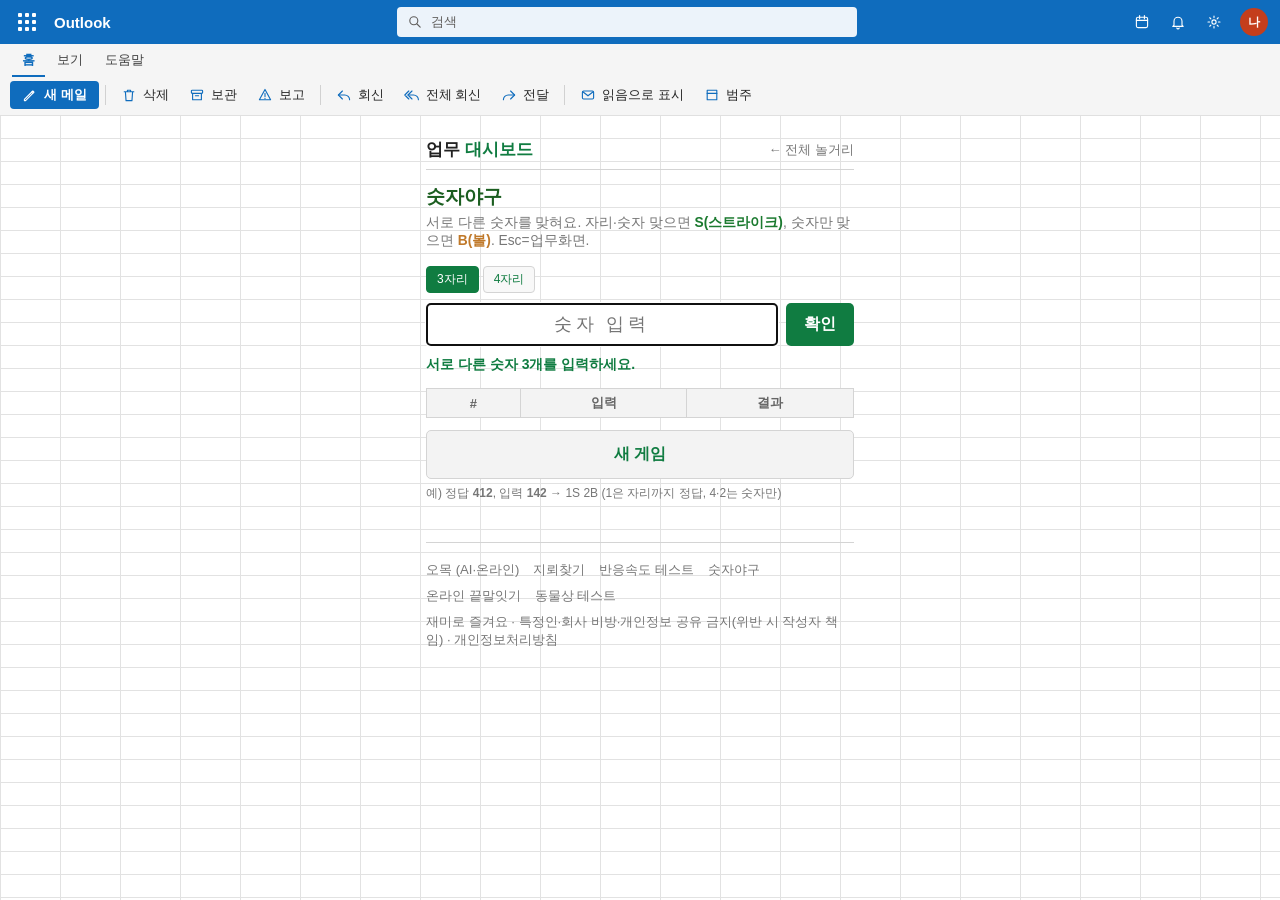
<file: baseball/index.html>
<!doctype html>
<html lang="ko">
<head>
<meta charset="utf-8">
<meta name="viewport" content="width=device-width, initial-scale=1">
<title>통합 문서 - Excel</title>
<meta name="description" content="숫자야구 게임 — 스트라이크·볼로 숨은 숫자 추리. 엑셀 위장, 보스키 지원. 무료, 설치 없이 브라우저에서.">
<link rel="canonical" href="https://seam0814.github.io/simsim/baseball/">
<link rel="stylesheet" href="../style.css">
<style>
  .bwrap{max-width:460px}
  .brow{display:flex;gap:8px;align-items:center;margin:10px 0}
  .brow input{flex:1;font:inherit;font-size:1.1rem;letter-spacing:4px;text-align:center;border:1px solid var(--line);border-radius:4px;padding:10px}
  .lvsel button{font:inherit;border:1px solid var(--line);background:#f8f8f8;color:var(--sel);padding:4px 10px;border-radius:4px;cursor:pointer;font-size:12px;margin-right:4px}
  .lvsel button.on{background:var(--sel);color:#fff;border-color:var(--sel)}
  table.hist{width:100%;border-collapse:collapse;margin-top:10px;font-size:13px}
  table.hist th,table.hist td{border:1px solid var(--line);padding:5px 8px;text-align:center}
  table.hist th{background:var(--head);color:#666;font-weight:600}
  table.hist td.g{font-weight:700;letter-spacing:3px;font-variant-numeric:tabular-nums}
  .s{color:#1b7a2f;font-weight:700}.b{color:#c0792a;font-weight:700}.o{color:#999}
  .bmsg{margin:10px 0;font-weight:700;color:var(--sel);min-height:22px}
  .hint{font-size:12px;color:var(--muted);margin-top:6px}
  html.embed .brow{margin:6px 0}
  html.embed .brow input{flex:0 0 140px;font-size:12px;letter-spacing:2px;padding:4px 8px;border-radius:0}
  html.embed .brow .btn{margin:0 !important;padding:4px 14px !important}
  html.embed .lvsel{margin-top:4px}
  html.embed .lvsel button{border-radius:0;padding:2px 8px}
  html.embed .bmsg{font-size:12px;margin:6px 0;min-height:16px}
  html.embed table.hist{font-size:12px;margin-top:4px}
  html.embed table.hist th,html.embed table.hist td{padding:2px 8px;height:21px}
  html.embed table.hist th:first-child{width:36px}
</style>
</head>
<body data-fx="=COUNTIF(검증결과,&quot;일치&quot;)">
<div class="wrap bwrap">
  <div id="site-header"></div>
  <h1 style="font-size:1.2rem;color:#1b5e20" data-e="숫자검증 체크시트">숫자야구</h1>
  <p class="sub" style="font-size:.86rem" data-e="서로 다른 숫자 조합을 검증합니다. S = 자리·값 일치, B = 값만 일치.">서로 다른 숫자를 맞혀요. 자리·숫자 맞으면 <b class="s">S(스트라이크)</b>, 숫자만 맞으면 <b class="b">B(볼)</b>. Esc=업무화면.</p>
  <div class="lvsel" id="lvsel"><button data-n="3" class="on" data-e="3자리 코드">3자리</button><button data-n="4" data-e="4자리 코드">4자리</button></div>
  <div class="brow"><input id="guess" inputmode="numeric" maxlength="4" placeholder="숫자 입력"><button class="btn" id="go" style="width:auto;margin:0;padding:11px 18px" data-e="검증">확인</button></div>
  <div class="bmsg" id="msg">서로 다른 숫자 3개를 입력하세요.</div>
  <table class="hist" id="hist"><tr><th>#</th><th>입력</th><th>결과</th></tr></table>
  <button class="btn sec" id="restart" style="margin-top:12px" data-e="초기화">새 게임</button>
  <div class="hint">예) 정답 <b>412</b>, 입력 <b>142</b> → 1S 2B (1은 자리까지 정답, 4·2는 숫자만)</div>
  <div id="site-footer"></div>
</div>
<script>window.SITE_ROOT="../";</script>
<script src="../common.js"></script>
<script>
(function(){
  var $=function(s){return document.querySelector(s)};
  var N=3,secret=[],tries=0,done=false,E=!!window.EMB,HR=E?"일치":"홈런!";
  function pick(){var d=[0,1,2,3,4,5,6,7,8,9];secret=[];for(var i=0;i<N;i++){var j=Math.floor(Math.random()*d.length);secret.push(d.splice(j,1)[0])}}
  function reset(){pick();tries=0;done=false;$("#hist").innerHTML="<tr><th>#</th><th>입력</th><th>결과</th></tr>";
    $("#msg").textContent=E?(N+"자리 코드를 입력 후 검증하세요."):("서로 다른 숫자 "+N+"개를 입력하세요.");$("#msg").style.color="var(--sel)";$("#guess").value="";$("#guess").maxLength=N;$("#guess").focus()}
  function submit(){
    if(done){return}
    var v=($("#guess").value||"").trim();
    if(!/^[0-9]+$/.test(v)||v.length!==N){$("#msg").textContent=N+"자리 숫자를 입력하세요.";$("#msg").style.color="#c0392b";return}
    var arr=v.split("").map(Number);
    if(new Set(arr).size!==N){$("#msg").textContent="서로 다른 숫자여야 해요.";$("#msg").style.color="#c0392b";return}
    var s=0,b=0;for(var i=0;i<N;i++){if(arr[i]===secret[i])s++;else if(secret.indexOf(arr[i])>=0)b++;}
    tries++;
    var res=s===N?'<span class="s">'+HR+' '+N+'S</span>':(s||b?('<span class="s">'+s+'S</span> <span class="b">'+b+'B</span>'):'<span class="o">'+(E?"불일치":"OUT")+'</span>');
    var tr=document.createElement("tr");tr.innerHTML="<td>"+tries+"</td><td class='g'>"+v+"</td><td>"+res+"</td>";$("#hist").appendChild(tr);
    $("#guess").value="";$("#guess").focus();
    if(s===N){done=true;$("#msg").textContent=E?("검증 완료: "+tries+"회차에 일치 (값 "+secret.join("")+")"):("홈런! "+tries+"번 만에 맞혔어요! (정답 "+secret.join("")+")");$("#msg").style.color="var(--sel)";try{track("baseball_win",{tries:tries,n:N})}catch(e){}}
    else{$("#msg").textContent=(E?tries+"회차 검증 — ":tries+"번째 시도 — ")+s+"S "+b+"B";$("#msg").style.color="#555"}
  }
  $("#go").addEventListener("click",submit);
  $("#guess").addEventListener("keydown",function(e){if(e.key==="Enter")submit()});
  $("#restart").addEventListener("click",reset);
  $("#lvsel").addEventListener("click",function(e){var b=e.target;if(b.tagName!=="BUTTON")return;[].forEach.call(this.children,function(x){x.classList.remove("on")});b.classList.add("on");N=+b.dataset.n;reset()});
  reset();
})();
</script>
</body>
</html>
</file>
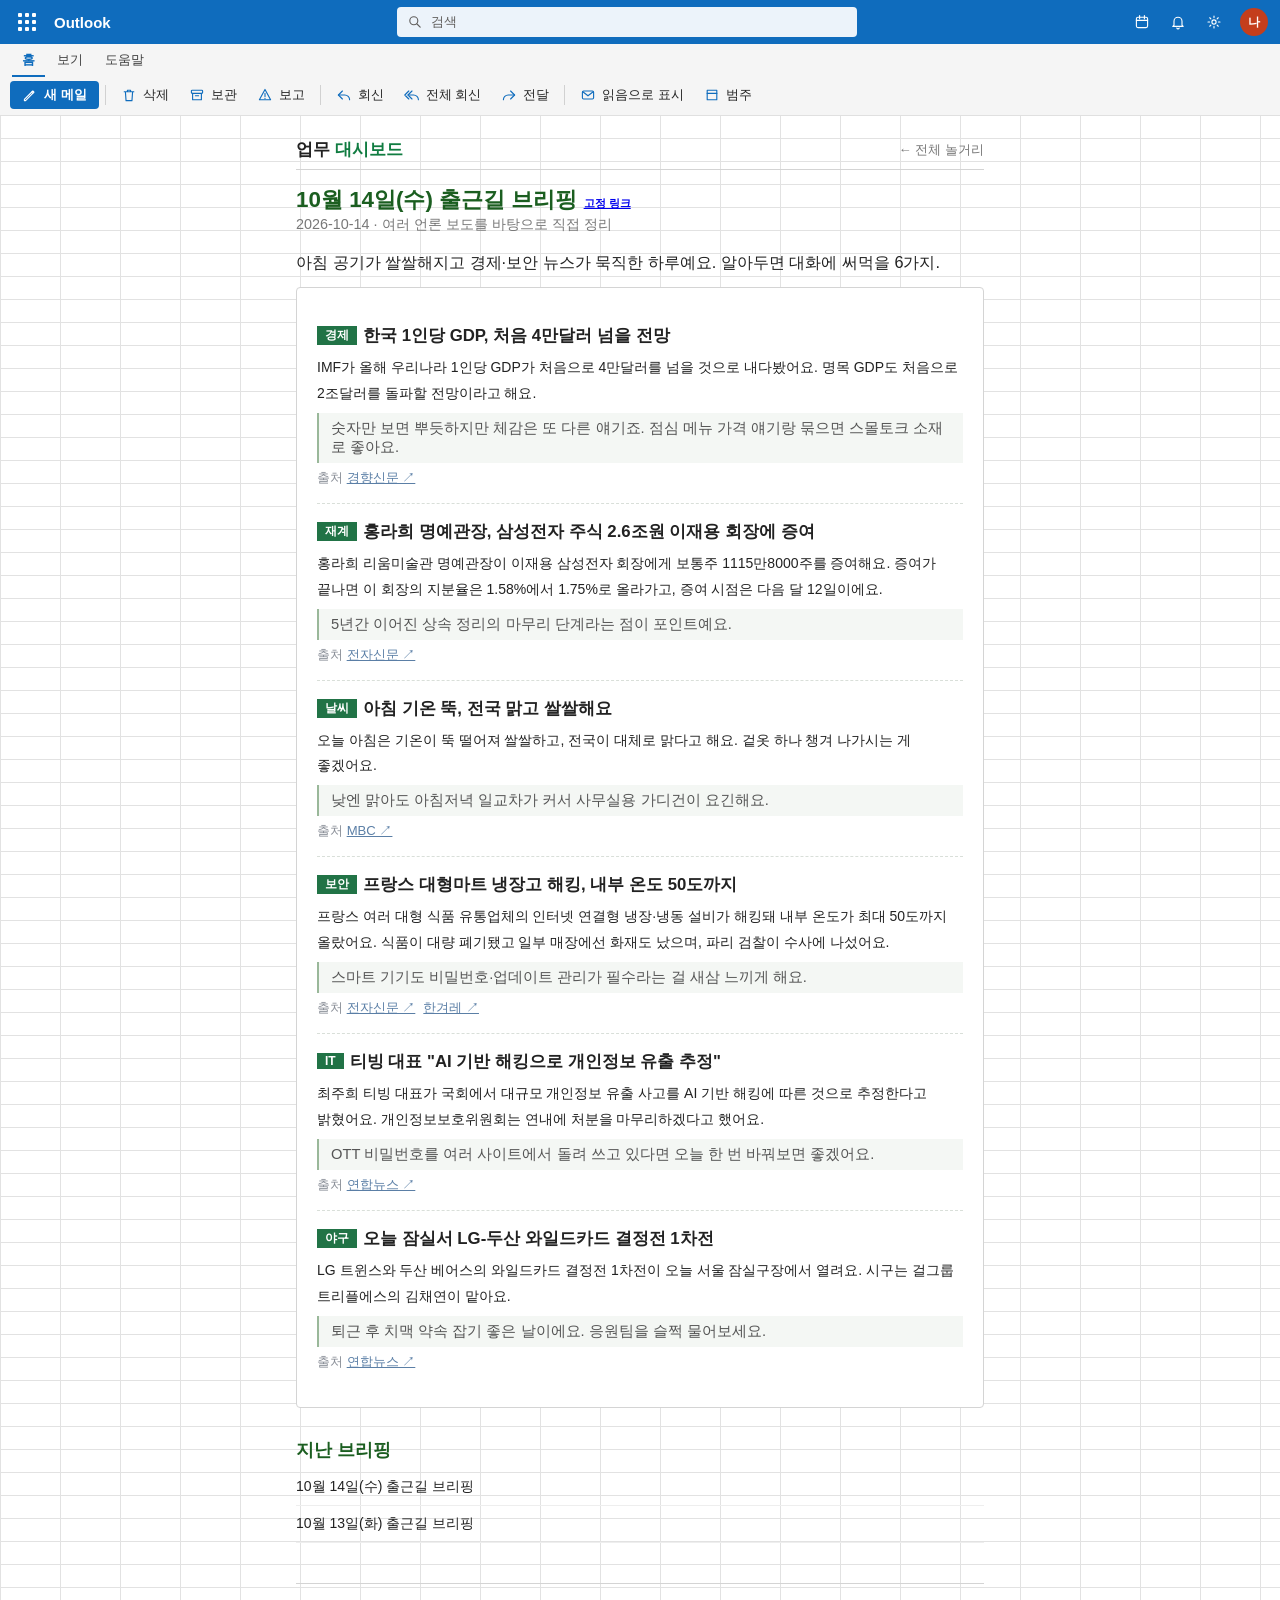
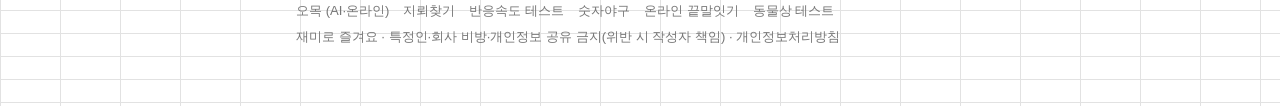
<file: briefing/index.html>
<!doctype html>
<html lang="ko">
<head>
<meta charset="utf-8">
<meta name="viewport" content="width=device-width, initial-scale=1">
<title>출근길 브리핑 - 직장인 3분 뉴스 요약</title>
<meta name="description" content="매일 아침 직장인이 알아두면 좋은 뉴스를 3분 분량으로 정리해요. 아침 공기가 쌀쌀해지고 경제·보안 뉴스가 묵직한 하루예요. 알아두면 대화에 써먹을 6가지. 한국 1인당 GDP, 처음 4만달러 넘을 전망 · 홍라희 명예관장, 삼성전자 주식 2.6">
<link rel="canonical" href="https://seam0814.github.io/simsim/briefing/">
<link rel="stylesheet" href="../style.css">
<style>.bwrap{max-width:720px}.bmeta{color:var(--muted);font-size:.9rem;margin:-4px 0 14px}.blead{font-size:1.02rem;line-height:1.75;margin:0 0 6px}
.bitem{padding:16px 0;border-bottom:1px dashed #d9dfd9}.bitem:last-child{border-bottom:0}
.btag{display:inline-block;font-size:.75rem;font-weight:700;color:#fff;background:#217346;padding:1px 8px;margin-right:6px;vertical-align:2px}
.bitem h2{display:inline;font-size:1.05rem;margin:0}.bt{line-height:1.85;margin:8px 0 6px;word-break:keep-all}
.btip{font-size:.92rem;color:#555;background:#f4f7f4;padding:6px 12px;border-left:2px solid #9ab89a}
.bsrc{font-size:.82rem;color:#8a8f98;margin-top:6px}.bsrc a{color:#5b7fa6;margin-right:8px}
.barch a{display:block;padding:9px 0;border-bottom:1px solid #eee;color:inherit;text-decoration:none}.barch a:hover{color:#217346}</style>
</head>
<body>
<div class="wrap bwrap">
  <div id="site-header"></div>
  <h1>10월 14일(수) 출근길 브리핑 <a href="2026-10-14/" style="font-size:.5em">고정 링크</a></h1>
  <p class="bmeta">2026-10-14 · 여러 언론 보도를 바탕으로 직접 정리</p>
  <p class="blead">아침 공기가 쌀쌀해지고 경제·보안 뉴스가 묵직한 하루예요. 알아두면 대화에 써먹을 6가지.</p>
  <div class="card">
    <div class="bitem"><span class="btag">경제</span><h2>한국 1인당 GDP, 처음 4만달러 넘을 전망</h2>
      <p class="bt">IMF가 올해 우리나라 1인당 GDP가 처음으로 4만달러를 넘을 것으로 내다봤어요. 명목 GDP도 처음으로 2조달러를 돌파할 전망이라고 해요.</p><div class="btip">숫자만 보면 뿌듯하지만 체감은 또 다른 얘기죠. 점심 메뉴 가격 얘기랑 묶으면 스몰토크 소재로 좋아요.</div>
      <div class="bsrc">출처 <a href="https://news.google.com/rss/articles/[base64]?oc=5" target="_blank" rel="noopener nofollow">경향신문 ↗</a></div></div>
    <div class="bitem"><span class="btag">재계</span><h2>홍라희 명예관장, 삼성전자 주식 2.6조원 이재용 회장에 증여</h2>
      <p class="bt">홍라희 리움미술관 명예관장이 이재용 삼성전자 회장에게 보통주 1115만8000주를 증여해요. 증여가 끝나면 이 회장의 지분율은 1.58%에서 1.75%로 올라가고, 증여 시점은 다음 달 12일이에요.</p><div class="btip">5년간 이어진 상속 정리의 마무리 단계라는 점이 포인트예요.</div>
      <div class="bsrc">출처 <a href="https://www.etnews.com/20261013000433" target="_blank" rel="noopener nofollow">전자신문 ↗</a></div></div>
    <div class="bitem"><span class="btag">날씨</span><h2>아침 기온 뚝, 전국 맑고 쌀쌀해요</h2>
      <p class="bt">오늘 아침은 기온이 뚝 떨어져 쌀쌀하고, 전국이 대체로 맑다고 해요. 겉옷 하나 챙겨 나가시는 게 좋겠어요.</p><div class="btip">낮엔 맑아도 아침저녁 일교차가 커서 사무실용 가디건이 요긴해요.</div>
      <div class="bsrc">출처 <a href="https://news.google.com/rss/articles/[base64]?oc=5" target="_blank" rel="noopener nofollow">MBC ↗</a></div></div>
    <div class="bitem"><span class="btag">보안</span><h2>프랑스 대형마트 냉장고 해킹, 내부 온도 50도까지</h2>
      <p class="bt">프랑스 여러 대형 식품 유통업체의 인터넷 연결형 냉장·냉동 설비가 해킹돼 내부 온도가 최대 50도까지 올랐어요. 식품이 대량 폐기됐고 일부 매장에선 화재도 났으며, 파리 검찰이 수사에 나섰어요.</p><div class="btip">스마트 기기도 비밀번호·업데이트 관리가 필수라는 걸 새삼 느끼게 해요.</div>
      <div class="bsrc">출처 <a href="https://www.etnews.com/20261013000374" target="_blank" rel="noopener nofollow">전자신문 ↗</a><a href="https://news.google.com/rss/articles/CBMiggFBVV95cUxQUklKdUM0aGlIMktIODYwOTZOMHBGTm9PVEpMU2txZlpmQVgzSEh5dnIzbGNqRHFTeXFmQUNGVkNRVEhZOFFLUi1Gek9LN3Bwa1BmaXBKU3BVd1lhTzRuaHF3aVNTTEdOOGxUVlBFaXNTMDVkcURFMVdPLTNZckhxdHFR?oc=5" target="_blank" rel="noopener nofollow">한겨레 ↗</a></div></div>
    <div class="bitem"><span class="btag">IT</span><h2>티빙 대표 &quot;AI 기반 해킹으로 개인정보 유출 추정&quot;</h2>
      <p class="bt">최주희 티빙 대표가 국회에서 대규모 개인정보 유출 사고를 AI 기반 해킹에 따른 것으로 추정한다고 밝혔어요. 개인정보보호위원회는 연내에 처분을 마무리하겠다고 했어요.</p><div class="btip">OTT 비밀번호를 여러 사이트에서 돌려 쓰고 있다면 오늘 한 번 바꿔보면 좋겠어요.</div>
      <div class="bsrc">출처 <a href="https://www.yna.co.kr/view/AKR20261013173300530" target="_blank" rel="noopener nofollow">연합뉴스 ↗</a></div></div>
    <div class="bitem"><span class="btag">야구</span><h2>오늘 잠실서 LG-두산 와일드카드 결정전 1차전</h2>
      <p class="bt">LG 트윈스와 두산 베어스의 와일드카드 결정전 1차전이 오늘 서울 잠실구장에서 열려요. 시구는 걸그룹 트리플에스의 김채연이 맡아요.</p><div class="btip">퇴근 후 치맥 약속 잡기 좋은 날이에요. 응원팀을 슬쩍 물어보세요.</div>
      <div class="bsrc">출처 <a href="https://news.google.com/rss/articles/CBMiakFVX3lxTE1wcXR5MjNDaDd5THdyLVoxZVF1bGJLVWxGNUZ2MkZxTHp0MHlGN2NQZkNUenEtb3dJRjh3WGdIS3YwMVktVWxoRzVNT2hXOFJkbUt3NEEzZ2tnRWY2VkRlMjBMcWVIc2FuM2c?oc=5" target="_blank" rel="noopener nofollow">연합뉴스 ↗</a></div></div>
  </div>
  <div class="copy"><h2>지난 브리핑</h2><div class="barch">
    <a href="2026-10-14/">10월 14일(수) 출근길 브리핑</a>
    <a href="2026-10-13/">10월 13일(화) 출근길 브리핑</a>
  </div></div>
  <div id="site-footer"></div>
</div>
<script>window.SITE_ROOT="../";</script>
<script src="../common.js"></script>
</body>
</html>
</file>
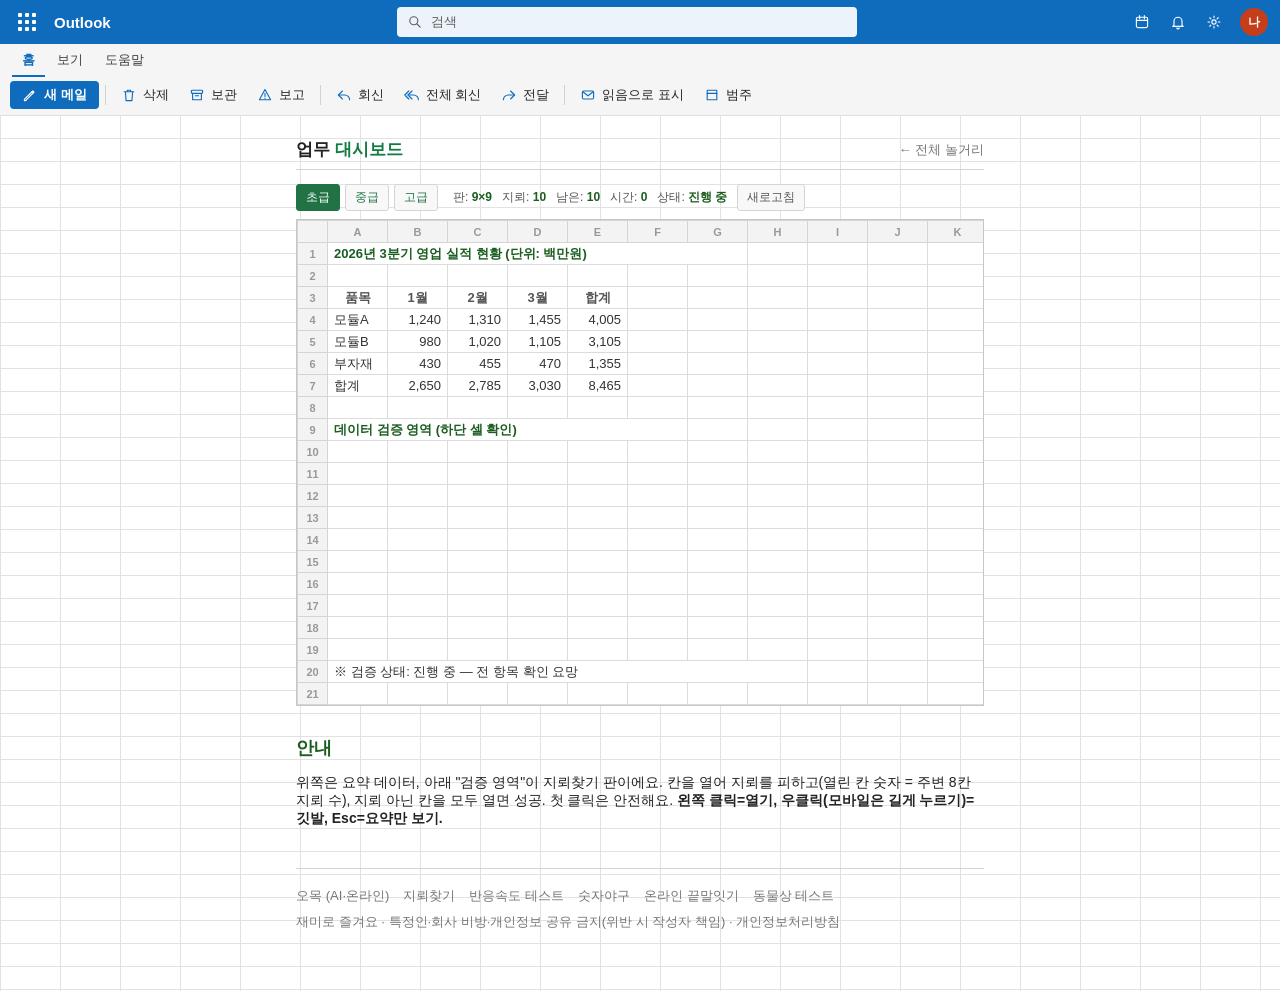
<file: minesweeper/index.html>
<!doctype html>
<html lang="ko">
<head>
<meta charset="utf-8">
<meta name="viewport" content="width=device-width, initial-scale=1">
<title>통합 문서4 - Excel</title>
<meta name="description" content="스프레드시트형 지뢰찾기. 데이터 검증 영역 칸을 열어 지뢰를 피하세요. 왼쪽 클릭=열기, 우클릭(모바일 길게)=깃발. 무료.">
<link rel="canonical" href="https://seam0814.github.io/simsim/minesweeper/">
<link rel="stylesheet" href="../style.css">
<style>
  .toolbar{display:flex;gap:10px;align-items:center;flex-wrap:wrap;margin:4px 0 8px;font-size:12px;color:#555}
  .toolbar b{color:#1b5e20}
  .toolbar .diff button{font:inherit;border:1px solid #d4d4d4;background:#f8f8f8;padding:4px 9px;border-radius:3px;cursor:pointer;margin-right:5px;color:#217346;font-size:12px}
  .toolbar .diff button.on{background:#217346;color:#fff;border-color:#217346}
  .toolbar .mini{border:1px solid #d4d4d4;background:#f8f8f8;padding:4px 9px;border-radius:3px;cursor:pointer;color:#555;font-size:12px}
  .msscroll{overflow:auto;border:1px solid #c6c6c6;background:#fff}
  table.sheet{border-collapse:collapse;table-layout:fixed}
  table.sheet th{background:#f3f3f3;color:#999;font-size:11px;border:1px solid #d4d4d4;height:22px;text-align:center;font-weight:600}
  table.sheet th.cn{width:60px;min-width:60px}
  table.sheet th.rn{width:30px;min-width:30px}
  table.sheet td{border:1px solid #dcdcdc;height:22px;width:60px;max-width:60px;padding:1px 6px;font-size:13px;background:#fff;overflow:hidden;white-space:nowrap;text-overflow:clip}
  td.f-title{font-weight:700;color:#1b5e20;background:#eef6ef;text-align:left;overflow:visible}
  td.f-hd{background:#f7f7f7;color:#555;font-weight:600;text-align:center}
  td.f-lbl{color:#333;text-align:left}
  td.f-num{text-align:right;color:#333}
  td.g{cursor:pointer;text-align:center;font-weight:700;background:#e7e7e7;user-select:none}
  td.g:hover{background:#dceedd}
  td.grev{background:#fff;text-align:center;font-weight:700;cursor:default}
  td.gflag{background:#ffe0e0;color:#c62828;text-align:center;cursor:pointer;font-weight:700}
  td.gmine{background:#333;color:#fff;text-align:center}
  td.gboom{background:#c62828;color:#fff;text-align:center}
  .n1{color:#1565c0}.n2{color:#2e7d32}.n3{color:#c62828}.n4{color:#6a1b9a}.n5{color:#8d6e63}.n6{color:#00838f}.n7{color:#333}.n8{color:#777}
</style>
</head>
<body data-fx="=SUMPRODUCT(리스크*가중치)">
<div class="wrap">
  <div id="site-header"></div>
  <div class="toolbar">
    <span class="diff" id="diff"><button data-w="9" data-h="9" data-m="10" class="on" data-e="소">초급</button><button data-w="16" data-h="16" data-m="40" data-e="중">중급</button><button data-w="20" data-h="14" data-m="55" data-e="대">고급</button></span>
    <span><span data-e="범위">판</span>: <b id="size">9×9</b></span><span><span data-e="리스크">지뢰</span>: <b id="total">10</b></span><span><span data-e="미확인">남은</span>: <b id="mines">0</b></span><span><span data-e="경과(초)">시간</span>: <b id="time">0</b></span><span>상태: <b id="state">진행 중</b></span>
    <button class="mini" id="restart">새로고침</button>
  </div>
  <div class="msscroll"><table class="sheet" id="board"></table></div>
  <div class="copy">
    <h2>안내</h2>
    <p>위쪽은 요약 데이터, 아래 "검증 영역"이 지뢰찾기 판이에요. 칸을 열어 지뢰를 피하고(열린 칸 숫자 = 주변 8칸 지뢰 수), 지뢰 아닌 칸을 모두 열면 성공. 첫 클릭은 안전해요. <b>왼쪽 클릭=열기, 우클릭(모바일은 길게 누르기)=깃발, Esc=요약만 보기.</b></p>
  </div>
  <div id="site-footer"></div>
</div>
<script>window.SITE_ROOT="../";</script>
<script src="../common.js"></script>
<script>
(function(){
  var $=function(s){return document.querySelector(s)};
  var W,H,M,bd,started,over,flags,revCount,secs,timer;
  var GC0=1,GR0=9,SC,SR,FAKE;
  function letter(i){var s="";i++;while(i>0){var r=(i-1)%26;s=String.fromCharCode(65+r)+s;i=Math.floor((i-1)/26)}return s}
  function layout(){
    SC=Math.max(W+GC0+6,13);SR=GR0+H+3;FAKE={};
    function F(r,c,t,cls,span){FAKE[r+","+c]={t:t,cls:cls||"f-lbl",span:span||1}}
    F(0,0,"2026년 3분기 영업 실적 현황 (단위: 백만원)","f-title",Math.min(SC,7));
    F(2,0,"품목","f-hd");F(2,1,"1월","f-hd");F(2,2,"2월","f-hd");F(2,3,"3월","f-hd");F(2,4,"합계","f-hd");
    F(3,0,"모듈A","f-lbl");F(3,1,"1,240","f-num");F(3,2,"1,310","f-num");F(3,3,"1,455","f-num");F(3,4,"4,005","f-num");
    F(4,0,"모듈B","f-lbl");F(4,1,"980","f-num");F(4,2,"1,020","f-num");F(4,3,"1,105","f-num");F(4,4,"3,105","f-num");
    F(5,0,"부자재","f-lbl");F(5,1,"430","f-num");F(5,2,"455","f-num");F(5,3,"470","f-num");F(5,4,"1,355","f-num");
    F(6,0,"합계","f-lbl");F(6,1,"2,650","f-num");F(6,2,"2,785","f-num");F(6,3,"3,030","f-num");F(6,4,"8,465","f-num");
    F(8,0,"데이터 검증 영역 (하단 셀 확인)","f-title",Math.min(SC,6));
    var rc=W+2;
    F(2,rc,"비중","f-hd");F(2,rc+1,"전년比","f-hd");
    F(3,rc,"34%","f-num");F(3,rc+1,"+8%","f-num");
    F(4,rc,"26%","f-num");F(4,rc+1,"+5%","f-num");
    F(5,rc,"12%","f-num");F(5,rc+1,"+3%","f-num");
    F(6,rc,"72%","f-num");F(6,rc+1,"+6%","f-num");
    F(GR0+H+1,0,"※ 검증 상태: 진행 중 — 전 항목 확인 요망","f-lbl",Math.min(SC,8));
  }
  function init(w,h,m){W=w;H=h;M=m;layout();bd=[];for(var r=0;r<H;r++){bd[r]=[];for(var c=0;c<W;c++)bd[r][c]={mine:false,rev:false,flag:false,adj:0,boom:false}}
    started=false;over=false;flags=0;revCount=0;secs=0;clearInterval(timer);$("#time").textContent=0;$("#state").textContent="진행 중";$("#mines").textContent=M;$("#size").textContent=W+"×"+H;$("#total").textContent=M;render()}
  function chord(gr,gc){if(over)return;var cell=bd[gr][gc];if(!cell.rev||cell.adj===0)return;
    var fl=0,dr,dc,nr,nc;for(dr=-1;dr<=1;dr++)for(dc=-1;dc<=1;dc++){nr=gr+dr;nc=gc+dc;if(nr>=0&&nr<H&&nc>=0&&nc<W&&bd[nr][nc].flag)fl++}
    if(fl!==cell.adj)return;
    for(dr=-1;dr<=1;dr++)for(dc=-1;dc<=1;dc++){nr=gr+dr;nc=gc+dc;if(nr>=0&&nr<H&&nc>=0&&nc<W&&!bd[nr][nc].flag&&!bd[nr][nc].rev)reveal(nr,nc)}}
  function place(sr,sc){var sp=[];for(var r=0;r<H;r++)for(var c=0;c<W;c++){if(Math.abs(r-sr)<=1&&Math.abs(c-sc)<=1)continue;sp.push([r,c])}
    for(var i=sp.length-1;i>0;i--){var j=Math.floor(Math.random()*(i+1));var t=sp[i];sp[i]=sp[j];sp[j]=t}
    for(var k=0;k<M&&k<sp.length;k++)bd[sp[k][0]][sp[k][1]].mine=true;
    for(var r=0;r<H;r++)for(var c=0;c<W;c++){var n=0;for(var dr=-1;dr<=1;dr++)for(var dc=-1;dc<=1;dc++){var nr=r+dr,nc=c+dc;if(nr>=0&&nr<H&&nc>=0&&nc<W&&bd[nr][nc].mine)n++}bd[r][c].adj=n}}
  function reveal(gr,gc){if(over)return;var cell=bd[gr][gc];if(cell.rev||cell.flag)return;
    if(!started){started=true;place(gr,gc);timer=setInterval(function(){secs++;$("#time").textContent=secs},1000)}
    if(cell.mine){over=true;cell.boom=true;clearInterval(timer);for(var r=0;r<H;r++)for(var c=0;c<W;c++)if(bd[r][c].mine)bd[r][c].rev=true;$("#state").textContent="실패";render();return}
    var st=[[gr,gc]];while(st.length){var p=st.pop(),cr=p[0],cc=p[1],cl=bd[cr][cc];if(cl.rev||cl.flag||cl.mine)continue;cl.rev=true;revCount++;
      if(cl.adj===0)for(var dr=-1;dr<=1;dr++)for(var dc=-1;dc<=1;dc++){var nr=cr+dr,nc=cc+dc;if(nr>=0&&nr<H&&nc>=0&&nc<W&&!bd[nr][nc].rev)st.push([nr,nc])}}
    if(revCount===W*H-M){over=true;clearInterval(timer);$("#state").textContent="성공";}
    render()}
  function toggleFlag(gr,gc){if(over)return;var cell=bd[gr][gc];if(cell.rev)return;cell.flag=!cell.flag;flags+=cell.flag?1:-1;$("#mines").textContent=M-flags;render()}
  function render(){
    var h="<tr><th class='rn'></th>";for(var c=0;c<SC;c++)h+="<th class='cn'>"+letter(c)+"</th>";h+="</tr>";
    for(var r=0;r<SR;r++){h+="<tr><th class='rn'>"+(r+1)+"</th>";var skip=0;
      for(var c=0;c<SC;c++){if(skip>0){skip--;continue;}
        if(r>=GR0&&r<GR0+H&&c>=GC0&&c<GC0+W){var gr=r-GR0,gc=c-GC0,cl=bd[gr][gc],cls="g",txt="";
          if(cl.flag&&!cl.rev){cls="gflag";txt="!";}
          else if(cl.rev){if(cl.mine){cls=cl.boom?"gboom":"gmine";txt="●";}else{cls="grev"+(cl.adj?" n"+cl.adj:"");txt=cl.adj||"";}}
          h+="<td class='"+cls+"' data-gr='"+gr+"' data-gc='"+gc+"'>"+txt+"</td>";
        } else {var f=FAKE[r+","+c];
          if(f){var sp=f.span||1;skip=sp-1;h+="<td class='"+f.cls+"'"+(sp>1?" colspan='"+sp+"'":"")+">"+f.t+"</td>";}
          else h+="<td></td>";
        }
      }h+="</tr>";
    }$("#board").innerHTML=h}
  var lt=null,longed=false;
  $("#board").addEventListener("click",function(e){var td=e.target.closest("td");if(!td||td.dataset.gr===undefined)return;if(longed){longed=false;return}
    var gr=+td.dataset.gr,gc=+td.dataset.gc,cl=bd[gr][gc];
    if(cl.rev&&cl.adj>0)chord(gr,gc);else reveal(gr,gc)});
  $("#board").addEventListener("mousedown",function(e){if(e.buttons===3){var td=e.target.closest("td");if(td&&td.dataset.gr!==undefined){e.preventDefault();chord(+td.dataset.gr,+td.dataset.gc)}}});
  $("#board").addEventListener("contextmenu",function(e){var td=e.target.closest("td");if(td&&td.dataset.gr!==undefined){e.preventDefault();toggleFlag(+td.dataset.gr,+td.dataset.gc)}});
  $("#board").addEventListener("touchstart",function(e){var td=e.target.closest("td");if(!td||td.dataset.gr===undefined)return;longed=false;lt=setTimeout(function(){longed=true;toggleFlag(+td.dataset.gr,+td.dataset.gc)},420)},{passive:true});
  $("#board").addEventListener("touchend",function(){clearTimeout(lt)});
  $("#diff").addEventListener("click",function(e){var b=e.target;if(b.tagName!=="BUTTON")return;[].forEach.call(this.children,function(x){x.classList.remove("on")});b.classList.add("on");init(+b.dataset.w,+b.dataset.h,+b.dataset.m)});
  $("#restart").addEventListener("click",function(){init(W,H,M)});
  init(9,9,10);
})();
</script>
</body>
</html>
</file>
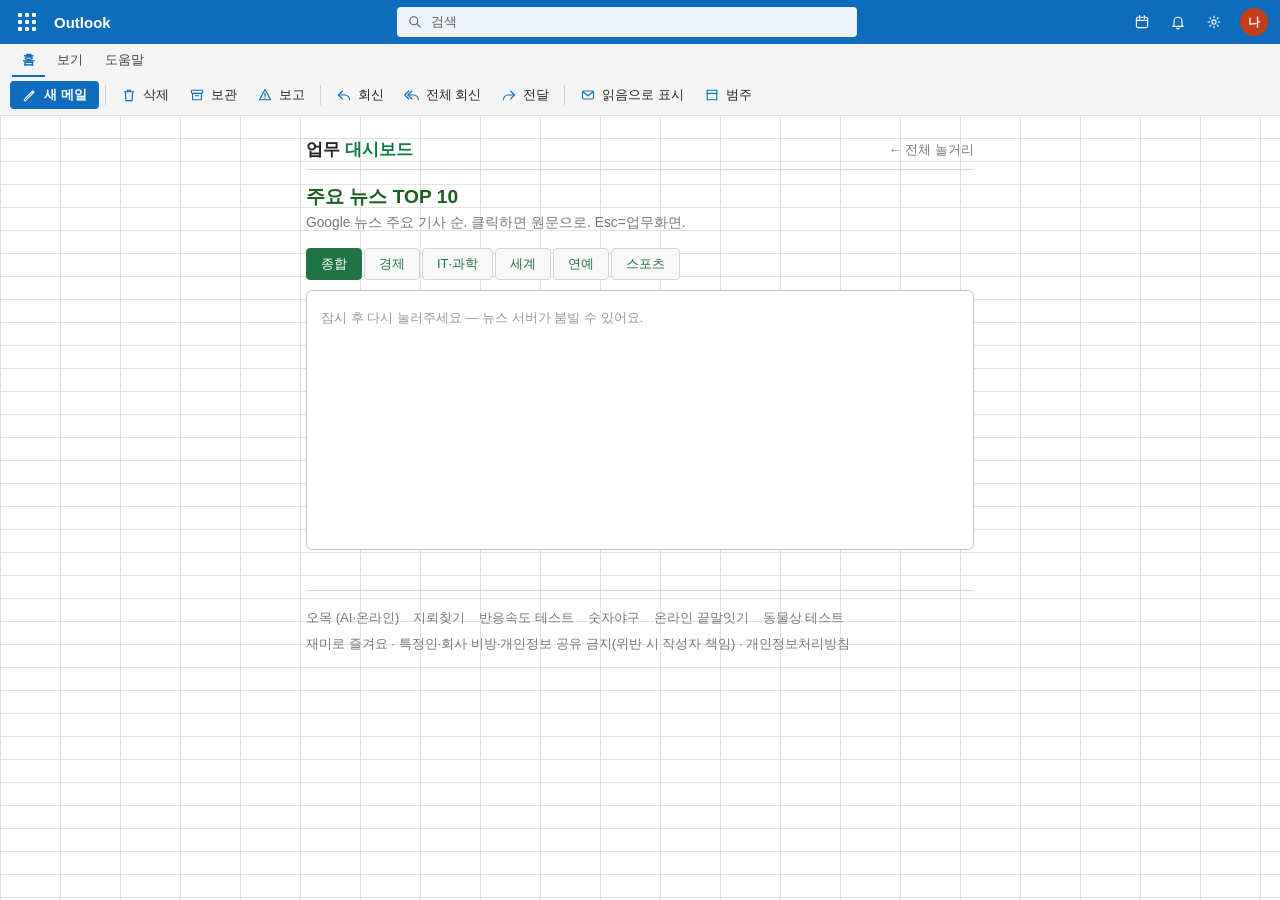
<file: news/index.html>
<!doctype html>
<html lang="ko">
<head>
<meta charset="utf-8">
<meta name="viewport" content="width=device-width, initial-scale=1">
<title>통합 문서6 - Excel</title>
<meta name="description" content="주요 뉴스 TOP 10 — 종합·경제·IT·세계·스포츠. 지금 가장 많이 보는 기사 제목을 한눈에, 클릭하면 원문으로.">
<link rel="canonical" href="https://seam0814.github.io/simsim/news/">
<link rel="stylesheet" href="../style.css">
<style>
  .nwrap{max-width:700px}
  .tabs{display:flex;gap:2px;flex-wrap:wrap;margin:8px 0 10px}
  .tabs button{font:inherit;border:1px solid #d4d4d4;background:#f8f8f8;color:#217346;padding:6px 14px;border-radius:4px;cursor:pointer;font-size:13px}
  .tabs button.on{background:#217346;color:#fff;border-color:#217346}
  .feed{background:#fff;border:1px solid #c6c6c6;border-radius:6px;overflow:hidden;min-height:260px}
  .rk{display:flex;align-items:flex-start;gap:12px;padding:11px 14px;border-bottom:1px solid #eee;text-decoration:none;color:#1c2b1c}
  .rk:last-child{border-bottom:none}
  .rk:hover{background:#eafaf0}
  .rk .num{flex:0 0 24px;text-align:center;font-weight:800;font-size:17px;color:#217346;line-height:1.4}
  .rk .num.top{color:#c0504d}
  .rk .body{flex:1;min-width:0}
  .rk .tt{font-size:14px;line-height:1.45}
  .rk .meta{font-size:11px;color:#8a8f98;margin-top:3px}
  .msg{padding:18px 14px;color:#999;font-size:13px}
  .foot{margin-top:12px;font-size:11px;color:#999}
</style>
</head>
<body>
<div class="wrap nwrap">
  <div id="site-header"></div>
  <h1 style="font-size:1.2rem;color:#1b5e20">주요 뉴스 TOP 10</h1>
  <p class="sub" style="font-size:.86rem">Google 뉴스 주요 기사 순. 클릭하면 원문으로. Esc=업무화면.</p>
  <div class="tabs" id="tabs">
    <button data-k="top" class="on">종합</button>
    <button data-k="biz">경제</button>
    <button data-k="tech">IT·과학</button>
    <button data-k="world">세계</button>
    <button data-k="ent">연예</button>
    <button data-k="sports">스포츠</button>
  </div>
  <div class="feed" id="feed"><div class="msg">불러오는 중…</div></div>
  <div class="foot" id="foot"></div>
  <div id="site-footer"></div>
</div>
<script>window.SITE_ROOT="../";</script>
<script src="../common.js"></script>
<script>
(function(){
  var RSS_KEY="gawccsmmuxgykm6dhtefr8jhu2dhk1tbrr71jd2k";
  var feed=document.getElementById("feed"),foot=document.getElementById("foot"),cache={},cur="top";
  var T="?hl=ko&gl=KR&ceid=KR:ko";
  var FEEDS={
    top:"https://news.google.com/rss"+T,
    biz:"https://news.google.com/rss/headlines/section/topic/BUSINESS"+T,
    tech:"https://news.google.com/rss/headlines/section/topic/TECHNOLOGY"+T,
    world:"https://news.google.com/rss/headlines/section/topic/WORLD"+T,
    ent:"https://news.google.com/rss/headlines/section/topic/ENTERTAINMENT"+T,
    sports:"https://news.google.com/rss/headlines/section/topic/SPORTS"+T
  };
  function esc(t){return String(t||"").replace(/[<>&]/g,function(c){return{"<":"&lt;",">":"&gt;","&":"&amp;"}[c]})}
  function ago(d){var t=new Date(d).getTime();if(isNaN(t))return "";var m=Math.floor((Date.now()-t)/60000);
    if(m<1)return "방금";if(m<60)return m+"분 전";var h=Math.floor(m/60);if(h<24)return h+"시간 전";return Math.floor(h/24)+"일 전";}
  function timed(p,ms){return new Promise(function(res,rej){var t=setTimeout(function(){rej(0)},ms);p.then(function(v){clearTimeout(t);res(v)},function(e){clearTimeout(t);rej(e)})})}
  function viaRss2json(u){return timed(fetch("https://api.rss2json.com/v1/api.json?rss_url="+encodeURIComponent(u)+"&count=10"+(RSS_KEY?"&api_key="+RSS_KEY:"")).then(function(r){return r.json()}),9000)
    .then(function(d){if(!d||d.status!=="ok"||!d.items||!d.items.length)throw 0;return d.items.map(function(x){return{title:x.title,link:x.link,pubDate:x.pubDate}})})}
  function viaAllorigins(u){return timed(fetch("https://api.allorigins.win/get?url="+encodeURIComponent(u)).then(function(r){return r.json()}),13000)
    .then(function(d){var xml=new DOMParser().parseFromString(d.contents,"text/xml");var its=xml.querySelectorAll("item");if(!its.length)throw 0;
      var a=[];its.forEach(function(it){a.push({title:(it.querySelector("title")||{}).textContent,link:(it.querySelector("link")||{}).textContent,pubDate:(it.querySelector("pubDate")||{}).textContent})});return a})}
  function getFeed(u){return viaRss2json(u).catch(function(){return viaAllorigins(u)})}
  function render(items){
    var h="";for(var i=0;i<items.length&&i<10;i++){var it=items[i],title=it.title||"",src="";
      var idx=title.lastIndexOf(" - ");if(idx>15){src=title.slice(idx+3);title=title.slice(0,idx);}
      h+='<a class="rk" href="'+esc(it.link)+'" target="_blank" rel="noopener"><span class="num'+(i<3?" top":"")+'">'+(i+1)+'</span><span class="body"><span class="tt">'+esc(title)+'</span><span class="meta">'+(src?esc(src)+" · ":"")+ago(it.pubDate)+'</span></span></a>';}
    feed.innerHTML=h||'<div class="msg">기사를 불러오지 못했어요.</div>';
    foot.textContent="업데이트: "+new Date().toLocaleTimeString("ko-KR",{hour:"2-digit",minute:"2-digit"})+" · 출처: Google 뉴스";
  }
  function load(k){cur=k;if(cache[k]){render(cache[k]);return;}
    feed.innerHTML='<div class="msg">불러오는 중…</div>';foot.textContent="";
    getFeed(FEEDS[k]).then(function(items){cache[k]=items;if(cur===k)render(items);})
    .catch(function(){if(cur===k)feed.innerHTML='<div class="msg">잠시 후 다시 눌러주세요 — 뉴스 서버가 붐빌 수 있어요.</div>';});}
  document.getElementById("tabs").addEventListener("click",function(e){var b=e.target;if(b.tagName!=="BUTTON")return;
    [].forEach.call(this.children,function(x){x.classList.remove("on")});b.classList.add("on");load(b.getAttribute("data-k"));});
  load("top");
})();
</script>
</body>
</html>
</file>
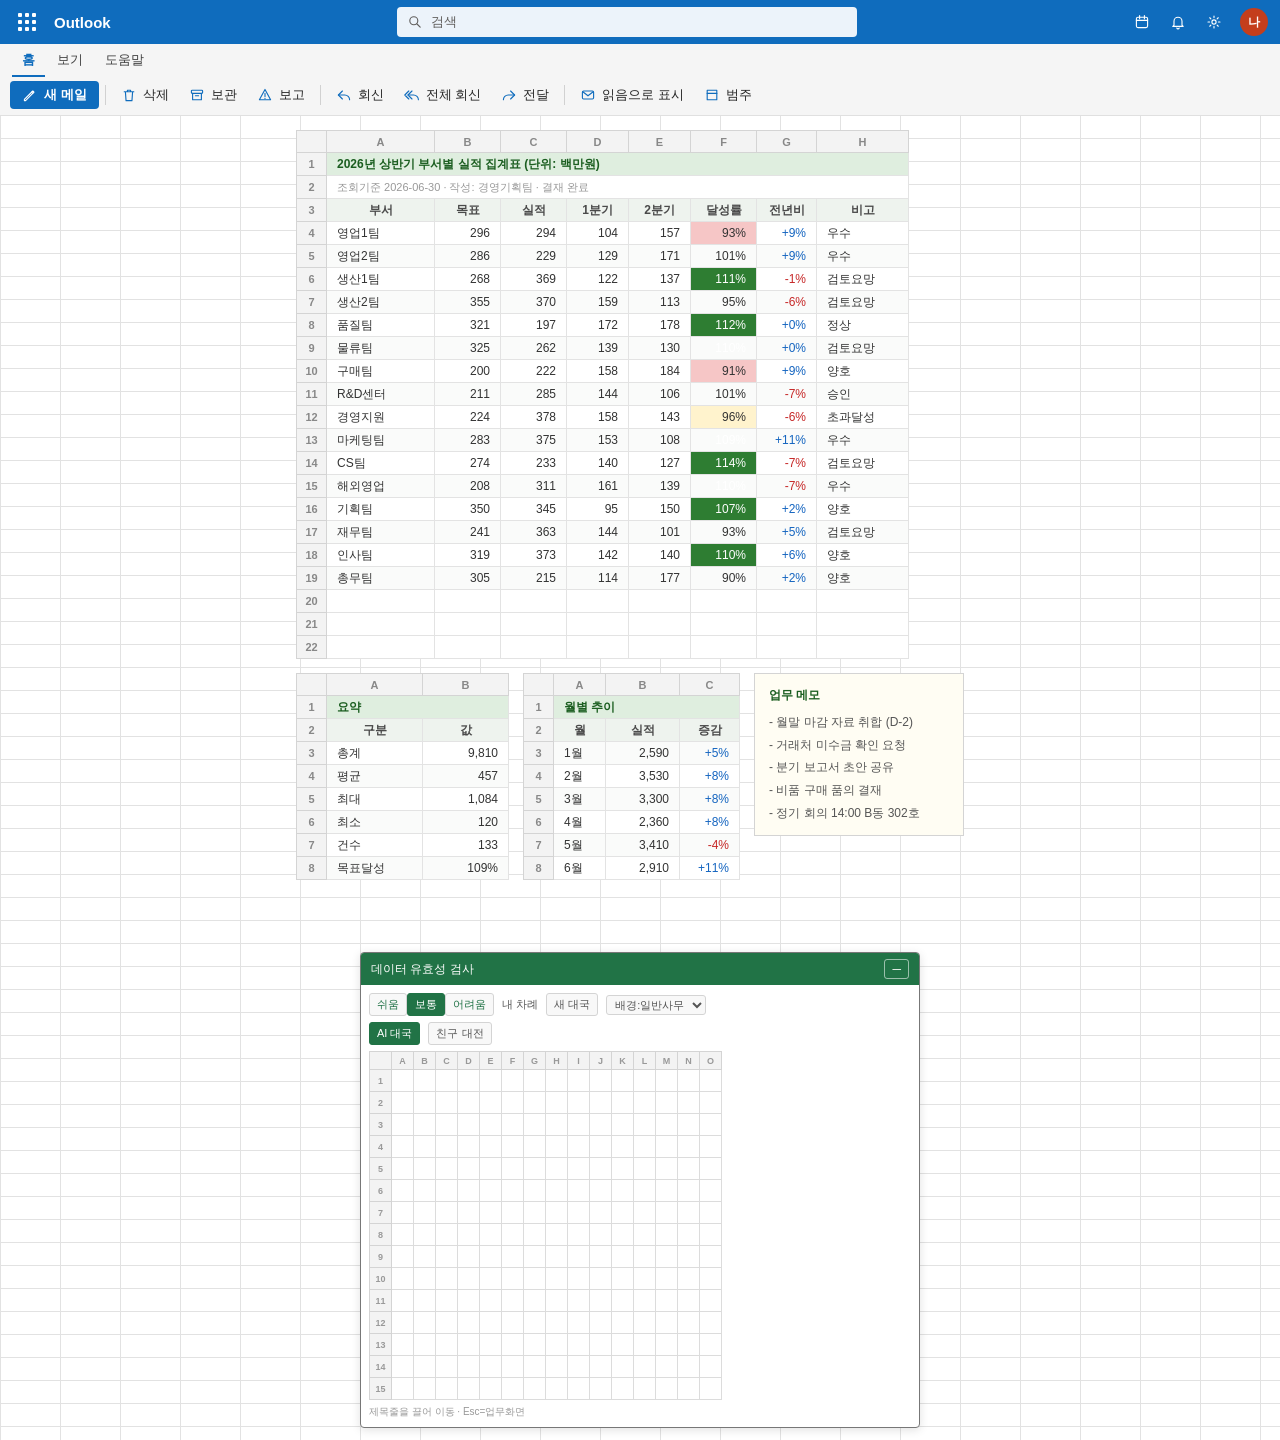
<file: omok/index.html>
<!doctype html>
<html lang="ko">
<head>
<meta charset="utf-8">
<meta name="viewport" content="width=device-width, initial-scale=1">
<title>통합 문서5 - Excel</title>
<meta name="description" content="엑셀 대시보드 위에서 즐기는 오목(5목). 판을 끌어 구석으로 옮기고, 컴퓨터와 대국. 보스키(Esc)로 즉시 업무화면. 무료.">
<link rel="canonical" href="https://seam0814.github.io/simsim/omok/">
<link rel="stylesheet" href="../style.css">
<style>
  .bgsheet{border-collapse:collapse;table-layout:fixed}
  .bgsheet th{background:#f3f3f3;color:#888;font-size:11px;border:1px solid #d4d4d4;height:22px;text-align:center;font-weight:600}
  .bgsheet th.rn{width:30px}
  .bgsheet td{border:1px solid #e3e3e3;height:23px;padding:2px 10px;font-size:12px;color:#333;white-space:nowrap;overflow:hidden;text-overflow:ellipsis;background:#fff}
  .bgsheet td.l{text-align:left}.bgsheet td.n{text-align:right;font-variant-numeric:tabular-nums}
  .bgsheet td.hd{background:#eef3ee;font-weight:600;color:#4a4a4a;text-align:center}
  .bgsheet td.title{background:#dfeedf;color:#1b5e20;font-weight:700;text-align:left}
  .bgsheet tr.alt td{background:#fafbfa}
  .bgsheet td.pos{color:#1565c0}.bgsheet td.neg{color:#c62828}
  .bgsheet td.cf1{background:#2e7d32;color:#fff}.bgsheet td.cf2{background:#a5d6a7}
  .bgsheet td.cf3{background:#fff3cd}.bgsheet td.cf4{background:#f6c6c6}
  .bgsheet td.tot{background:#e9f0e9;font-weight:700;color:#1b5e20}
  .bgsheet td.sub{background:#fff;color:#999;font-size:11px;text-align:left}
  #bg{display:flex;flex-wrap:wrap;gap:14px;align-items:flex-start}
  .bgsheet.aux{height:fit-content}
  .memo{border:1px solid #d4d4d4;background:#fffdf3;padding:10px 14px;font-size:12px;color:#555;min-width:210px;line-height:1.9;height:fit-content}
  .memo .mt{font-weight:700;color:#1b5e20;margin-bottom:4px}
  /* 떠있는 오목 창 */
  html.embed #panel{position:static !important;box-shadow:none;border-radius:0;margin:10px auto;max-width:94%;left:auto !important;top:auto !important}
  html.embed #phead{cursor:default}
  #panel{position:static;z-index:60;background:#fff;border:1px solid #777;box-shadow:0 2px 10px rgba(0,0,0,.12);border-radius:4px;overflow:hidden;margin:12px auto;max-width:560px}
  #phead{background:#217346;color:#fff;padding:6px 10px;font-size:12px;cursor:default;display:flex;justify-content:space-between;align-items:center;user-select:none}
  #phead .btns span{cursor:pointer;margin-left:8px;border:1px solid rgba(255,255,255,.55);border-radius:3px;padding:0 7px;font-weight:700;line-height:18px;display:inline-block}
  #phead .btns span:hover{background:rgba(255,255,255,.2)}
  #pbody.min{display:none}
  #pbody{padding:8px}
  #pbody.min{display:none}
  .otoolbar{display:flex;gap:8px;align-items:center;flex-wrap:wrap;font-size:11px;color:#555;margin-bottom:6px}
  .lv button{font:inherit;border:1px solid #d4d4d4;background:#f8f8f8;padding:3px 7px;border-radius:3px;cursor:pointer;color:#217346;font-size:11px}
  .lv button.on{background:#217346;color:#fff;border-color:#217346}
  .mini{border:1px solid #d4d4d4;background:#f8f8f8;padding:3px 7px;border-radius:3px;cursor:pointer;color:#555;font-size:11px}
  table.ob{border-collapse:collapse}
  table.ob th{background:#f3f3f3;color:#999;font-size:9px;border:1px solid #d4d4d4;width:22px;height:18px;text-align:center;font-weight:600}
  table.ob td{width:22px;height:22px;border:1px solid #dcdcdc;background:#fff;cursor:pointer;padding:0}
  table.ob td.s1{background:#2e7d32}
  table.ob td.s2{background:#c0504d}
  .mini.on{background:#217346;color:#fff;border-color:#217346}
  #netctl input{vertical-align:middle}
  table.ob td.last{outline:2px solid #ffd400;outline-offset:-2px}
</style>
<script>if(window.self!==window.top){document.documentElement.classList.add("embed")}</script>
</head>
<body>
<div class="wrap">
  <div id="bg"></div>
</div>
<div id="panel">
  <div id="phead"><span id="ptitle">데이터 유효성 검사</span><span class="btns"><span id="pmin" title="접기/펴기">─</span></span></div>
  <div id="pbody">
    <div class="otoolbar">
      <span class="lv" id="lv"><button data-d="1">쉬움</button><button data-d="2" class="on">보통</button><button data-d="3">어려움</button></span>
      <span id="state">내 차례</span>
      <button class="mini" id="restart" data-e="초기화">새 대국</button>
      <select id="bgsel" class="mini" style="padding:2px 4px"><option value="office">배경:일반사무</option><option value="sales">배경:영업</option><option value="dev">배경:개발/IT</option><option value="finance">배경:회계</option></select>
    </div>
    <div class="otoolbar" id="netbar">
      <button class="mini on" id="mAI" data-e="자동 검토">AI 대국</button>
      <button class="mini" id="mNet" data-e="공동 편집">친구 대전</button>
      <span id="netctl" style="display:none">
        <button class="mini" id="mkRoom" data-e="공유 링크 생성">방 만들기</button>
        <input id="roomCode" placeholder="코드" maxlength="6" style="width:66px;border:1px solid #d4d4d4;border-radius:3px;padding:2px 5px;font-size:11px">
        <button class="mini" id="joinRoom">참가</button>
        <button class="mini" id="copyRoom" style="display:none">링크복사</button>
      </span>
    </div>
    <table class="ob" id="board"></table>
    <div class="hint" style="font-size:10px;color:#999;margin-top:5px">제목줄을 끌어 이동 · Esc=업무화면</div>
  </div>
</div>
<script>window.SITE_ROOT="../";</script>
<script src="../common.js"></script>
<script>
(function(){
  var $=function(s){return document.querySelector(s)};
  /* 배경 데이터 시트 */
  /* 배경 데이터 시트 (업종별 템플릿) */
  function rr(a,b){return Math.floor(a+Math.random()*(b-a))}
  var FNAME=["김","이","박","최","정","강","조","윤","장","임","한","오"];
  function rname(){return FNAME[rr(0,FNAME.length)]+["대리","과장","사원","주임","차장","팀장"][rr(0,6)]}
  function cfr(v){return v>=105?"cf1":v>=100?"cf2":v>=95?"cf3":"cf4"}
  var TPL={
    office:{t:"2026년 상반기 부서별 실적 집계표 (단위: 백만원)",s:"조회기준 2026-06-30 · 작성: 경영기획팀 · 결재 완료",
      items:["영업1팀","영업2팀","생산1팀","생산2팀","품질팀","물류팀","구매팀","R&D센터","경영지원","마케팅팀","CS팀","해외영업","기획팀","재무팀","인사팀","총무팀"],
      cols:[{l:"부서",w:108,k:"item"},{l:"목표",w:66,k:"num",a:200,b:360},{l:"실적",w:66,k:"num",a:190,b:380},{l:"1분기",w:62,k:"num",a:90,b:190},{l:"2분기",w:62,k:"num",a:90,b:190},{l:"달성률",w:66,k:"pct",a:86,b:118,cf:1},{l:"전년비",w:60,k:"yoy"},{l:"비고",w:92,k:"pick",p:["양호","검토요망","초과달성","정상","주의","우수","승인"]}]},
    sales:{t:"거래처별 매출·수금 현황 (단위: 천원, VAT 별도)",s:"조회기준 2026-06-30 · 영업관리팀",
      items:["가온테크","나래상사","다온물산","라온전자","마루ENG","바다무역","사랑유통","아름산업","자연상회","하늘코퍼","두리상사","세움테크","온누리","미래상사","정음물산","해든무역"],
      cols:[{l:"거래처",w:120,k:"item"},{l:"담당",w:62,k:"name"},{l:"계약액",w:80,k:"num",a:300,b:900},{l:"수금액",w:80,k:"num",a:200,b:850},{l:"미수금",w:76,k:"num",a:0,b:150},{l:"수금률",w:64,k:"pct",a:70,b:100,cf:1},{l:"등급",w:48,k:"pick",p:["A","B","C","A","B"]},{l:"최근접촉",w:76,k:"date"}]},
    dev:{t:"이슈 트래커 — 2026 Sprint 14 보드",s:"업데이트 2026-06-30 10:24 · 프로젝트: WMS-2.0",count:16,
      cols:[{l:"이슈",w:72,k:"issue"},{l:"제목",w:176,k:"pick",p:["로그인 세션 만료 처리","리스트 페이지네이션 버그","CSV 내보내기 인코딩","결제 콜백 타임아웃","대시보드 차트 렌더링","권한 체크 누락","알림 중복 발송","캐시 무효화 이슈","모바일 레이아웃 깨짐","API 응답 지연 개선"]},{l:"담당",w:60,k:"name"},{l:"상태",w:64,k:"pick",p:["진행중","검토","완료","대기","QA"]},{l:"우선",w:54,k:"pick",p:["높음","보통","낮음","긴급"]},{l:"SP",w:42,k:"num",a:1,b:8},{l:"수정",w:70,k:"date"}]},
    finance:{t:"계정별 잔액 시산표 (2026년 6월)",s:"작성 2026-06-30 · 재무회계팀",
      items:["현금","보통예금","외상매출금","미수금","상품","비품","차량운반구","외상매입금","미지급금","예수금","단기차입금","자본금","매출","매출원가","급여","지급수수료"],
      cols:[{l:"코드",w:64,k:"code"},{l:"계정과목",w:120,k:"item"},{l:"차변",w:88,k:"num",a:100,b:900},{l:"대변",w:88,k:"num",a:100,b:900},{l:"잔액",w:92,k:"num",a:0,b:500},{l:"비고",w:90,k:"pick",p:["","확인","이월","조정","검토"]}]}
  };
  function cellVal(col,i,items){
    if(col.k==="item")return{t:items[i],c:"l"};
    if(col.k==="name")return{t:rname(),c:"l"};
    if(col.k==="num")return{t:rr(col.a,col.b).toLocaleString(),c:"n"};
    if(col.k==="pct"){var v=rr(col.a,col.b);return{t:v+"%",c:"n"+(col.cf?" "+cfr(v):"")};}
    if(col.k==="yoy"){var y=rr(-7,14);return{t:(y>=0?"+":"")+y+"%",c:"n "+(y>=0?"pos":"neg")};}
    if(col.k==="pick")return{t:col.p[rr(0,col.p.length)],c:"l"};
    if(col.k==="date")return{t:"06/"+("0"+rr(1,28)).slice(-2),c:"l"};
    if(col.k==="issue")return{t:"ISS-"+(1040+rr(1,900)),c:"l"};
    if(col.k==="code")return{t:String(rr(101,899)),c:"n"};
    return{t:"",c:""};
  }
  function auxBlocks(){var a="";
    a+="<table class='bgsheet aux'><colgroup><col style='width:30px'><col style='width:96px'><col style='width:86px'></colgroup>";
    a+="<tr><th class='rn'></th><th>A</th><th>B</th></tr><tr><th class='rn'>1</th><td class='title' colspan='2'>요약</td></tr><tr><th class='rn'>2</th><td class='hd'>구분</td><td class='hd'>값</td></tr>";
    var sm=[["총계",rr(8000,15000)],["평균",rr(400,900)],["최대",rr(900,1400)],["최소",rr(50,200)],["건수",rr(80,200)],["목표달성",rr(88,118)+"%"]];
    sm.forEach(function(x,i){a+="<tr"+(i%2?" class='alt'":"")+"><th class='rn'>"+(i+3)+"</th><td class='l'>"+x[0]+"</td><td class='n'>"+(typeof x[1]=="number"?x[1].toLocaleString():x[1])+"</td></tr>";});
    a+="</table>";
    a+="<table class='bgsheet aux'><colgroup><col style='width:30px'><col style='width:52px'><col style='width:74px'><col style='width:60px'></colgroup>";
    a+="<tr><th class='rn'></th><th>A</th><th>B</th><th>C</th></tr><tr><th class='rn'>1</th><td class='title' colspan='3'>월별 추이</td></tr><tr><th class='rn'>2</th><td class='hd'>월</td><td class='hd'>실적</td><td class='hd'>증감</td></tr>";
    for(var m=1;m<=6;m++){var y=rr(-8,15);a+="<tr"+(m%2?" class='alt'":"")+"><th class='rn'>"+(m+2)+"</th><td class='l'>"+m+"월</td><td class='n'>"+(rr(200,500)*10).toLocaleString()+"</td><td class='n "+(y>=0?"pos":"neg")+"'>"+(y>=0?"+":"")+y+"%</td></tr>";}
    a+="</table>";
    a+="<div class='memo'><div class='mt'>업무 메모</div>- 월말 마감 자료 취합 (D-2)<br>- 거래처 미수금 확인 요청<br>- 분기 보고서 초안 공유<br>- 비품 구매 품의 결재<br>- 정기 회의 14:00 B동 302호</div>";
    return a}
  function renderBg(key){var tp=TPL[key]||TPL.office,cols=tp.cols,n=cols.length,rows=tp.items?tp.items.length:tp.count;
    var cg="<colgroup><col style='width:30px'>"+cols.map(function(x){return "<col style='width:"+x.w+"px'>"}).join("")+"</colgroup>";
    var h="<tr><th class='rn'></th>";for(var c=0;c<n;c++)h+="<th>"+String.fromCharCode(65+c)+"</th>";h+="</tr>";
    h+="<tr><th class='rn'>1</th><td class='title' colspan='"+n+"'>"+tp.t+"</td></tr>";
    h+="<tr><th class='rn'>2</th><td class='sub' colspan='"+n+"'>"+tp.s+"</td></tr>";
    h+="<tr><th class='rn'>3</th>"+cols.map(function(x){return "<td class='hd'>"+x.l+"</td>"}).join("")+"</tr>";
    for(var i=0;i<rows;i++){var alt=i%2?" class='alt'":"",row="";for(var c=0;c<n;c++){var v=cellVal(cols[c],i,tp.items);row+="<td class='"+v.c+"'>"+v.t+"</td>";}h+="<tr"+alt+"><th class='rn'>"+(i+4)+"</th>"+row+"</tr>";}
    for(var e=0;e<3;e++){h+="<tr><th class='rn'>"+(rows+4+e)+"</th>";for(var c=0;c<n;c++)h+="<td></td>";h+="</tr>";}
    $("#bg").innerHTML="<table class='bgsheet'>"+cg+h+"</table>"+auxBlocks();}
  var curBg=store.get("bgtpl","office");renderBg(curBg);
  (function(){var sel=$("#bgsel");if(sel){sel.value=curBg;sel.addEventListener("change",function(){store.set("bgtpl",sel.value);renderBg(sel.value)})}})();

  /* 오목 */
  var N=15,g,over,last,level=2,thinking=false,DIRS=[[0,1],[1,0],[1,1],[1,-1]];
  function inb(r,c){return r>=0&&r<N&&c>=0&&c<N}
  function dirInfo(r,c,p,dr,dc){var len=1,i=1;while(inb(r+dr*i,c+dc*i)&&g[r+dr*i][c+dc*i]===p){len++;i++}
    var oF=inb(r+dr*i,c+dc*i)&&g[r+dr*i][c+dc*i]===0?1:0;var j=1;while(inb(r-dr*j,c-dc*j)&&g[r-dr*j][c-dc*j]===p){len++;j++}
    var oB=inb(r-dr*j,c-dc*j)&&g[r-dr*j][c-dc*j]===0?1:0;return{len:len,open:oF+oB}}
  function win(r,c,p){for(var d=0;d<4;d++)if(dirInfo(r,c,p,DIRS[d][0],DIRS[d][1]).len>=5)return true;return false}
  function pat(len,open){if(len>=5)return 100000;if(len===4)return open>=2?50000:open===1?6000:0;if(len===3)return open>=2?5000:open===1?600:0;if(len===2)return open>=2?500:open===1?60:0;return open>=2?8:2}
  function evalCell(r,c,p){g[r][c]=p;var s=0;for(var d=0;d<4;d++){var i=dirInfo(r,c,p,DIRS[d][0],DIRS[d][1]);s+=pat(i.len,i.open)}g[r][c]=0;return s}
  function hasN(r,c){for(var dr=-2;dr<=2;dr++)for(var dc=-2;dc<=2;dc++){if(!dr&&!dc)continue;var nr=r+dr,nc=c+dc;if(inb(nr,nc)&&g[nr][nc])return true}return false}
  function aiMove(){var W=level===1?0.5:level===2?0.95:1.05,jit=level===1?4000:level===2?400:40,any=false;
    for(var r=0;r<N&&!any;r++)for(var c=0;c<N;c++)if(g[r][c]){any=true;break}
    if(!any)return[7,7];var best=[7,7],bv=-1;
    for(var r=0;r<N;r++)for(var c=0;c<N;c++){if(g[r][c]||!hasN(r,c))continue;var tot=evalCell(r,c,2)+evalCell(r,c,1)*W+Math.random()*jit;if(tot>bv){bv=tot;best=[r,c]}}
    return best}
  function genCands(){var a=[];for(var r=0;r<N;r++)for(var c=0;c<N;c++)if(!g[r][c]&&hasN(r,c))a.push([r,c]);if(!a.length)a.push([7,7]);return a}
  function scored(){return genCands().map(function(p){return[p[0],p[1],evalCell(p[0],p[1],2)+evalCell(p[0],p[1],1)]}).sort(function(x,y){return y[2]-x[2]})}
  function evalBoard(p){var s=0;for(var r=0;r<N;r++)for(var c=0;c<N;c++){if(g[r][c]!==p)continue;for(var d=0;d<4;d++){var dr=DIRS[d][0],dc=DIRS[d][1];if(inb(r-dr,c-dc)&&g[r-dr][c-dc]===p)continue;var len=0,i=0;while(inb(r+dr*i,c+dc*i)&&g[r+dr*i][c+dc*i]===p){len++;i++}var o1=inb(r-dr,c-dc)&&g[r-dr][c-dc]===0?1:0,o2=inb(r+dr*len,c+dc*len)&&g[r+dr*len][c+dc*len]===0?1:0;s+=pat(len,o1+o2)}}return s}
  function aiHard(){var cs=genCands(),k;
    for(k=0;k<cs.length;k++)if(evalCell(cs[k][0],cs[k][1],2)>=100000)return cs[k];   // 내가 이기는 수
    for(k=0;k<cs.length;k++)if(evalCell(cs[k][0],cs[k][1],1)>=100000)return cs[k];   // 상대 이기는 수 차단
    var top=scored().slice(0,12),best=top[0]||[7,7],alpha=-1e18;
    for(k=0;k<top.length;k++){var cd=top[k];g[cd[0]][cd[1]]=2;
      var otop=scored().slice(0,10),minv=1e18,j;
      for(j=0;j<otop.length;j++){var od=otop[j];
        if(evalCell(od[0],od[1],1)>=100000){minv=-1e18;break;}  // 이 수 두면 상대가 이김 → 회피
        g[od[0]][od[1]]=1;var val=evalBoard(2)-evalBoard(1)*1.1;g[od[0]][od[1]]=0;
        if(val<minv)minv=val;}
      g[cd[0]][cd[1]]=0;
      if(minv>alpha){alpha=minv;best=cd;}}
    return [best[0],best[1]]}
  function render(){var h="<tr><th></th>";for(var c=0;c<N;c++)h+="<th>"+String.fromCharCode(65+c)+"</th>";h+="</tr>";
    for(var r=0;r<N;r++){h+="<tr><th>"+(r+1)+"</th>";for(var c=0;c<N;c++){var v=g[r][c],cls=v===1?"s1":v===2?"s2":"";
      if(last&&last[0]===r&&last[1]===c)cls+=" last";
      h+="<td class='"+cls+"' data-r='"+r+"' data-c='"+c+"'></td>"}h+="</tr>"}$("#board").innerHTML=h}
  function setState(t){$("#state").textContent=t}
  function full(){for(var r=0;r<N;r++)for(var c=0;c<N;c++)if(!g[r][c])return false;return true}
  function playerMove(r,c){if(over||thinking||g[r][c])return;g[r][c]=1;last=[r,c];
    if(win(r,c,1)){over=true;render();setState("결재 승인 — 승리!");return}if(full()){over=true;render();setState("보류 — 무승부");return}
    render();setState("상대 발언 중…");thinking=true;
    setTimeout(function(){var m=(level===3?aiHard():aiMove());g[m[0]][m[1]]=2;last=m;thinking=false;
      if(win(m[0],m[1],2)){over=true;render();setState("반려 — 패배");return}if(full()){over=true;render();setState("보류");return}
      render();setState("내 차례")},160)}
  function init(){g=[];for(var r=0;r<N;r++){g[r]=[];for(var c=0;c<N;c++)g[r][c]=0}over=false;last=null;thinking=false;setState("내 차례");render()}
  $("#board").addEventListener("click",function(e){var td=e.target.closest("td");if(!td||td.dataset.r===undefined)return;var r=+td.dataset.r,c=+td.dataset.c;if(online)onlineMove(r,c);else playerMove(r,c)});
  $("#lv").addEventListener("click",function(e){var b=e.target;if(b.tagName!=="BUTTON")return;[].forEach.call(this.children,function(x){x.classList.remove("on")});b.classList.add("on");level=+b.dataset.d;init()});
  $("#restart").addEventListener("click",function(){if(online&&roomRef){roomRef.set({k:"omok",mv:"",ver:Date.now()},{merge:true}).catch(function(){})}else init()});

  /* ===== 온라인 대전 (Firebase / stats 컬렉션) ===== */
  var online=false,myColor=1,roomId="",roomRef=null,unsub=null,DB=null;
  var CFG={apiKey:"AIzaSyDOoMfpblSgms5JXw_ETwkCrHlcuYUanQ8",authDomain:"simsim-games-faac6.firebaseapp.com",projectId:"simsim-games-faac6",storageBucket:"simsim-games-faac6.firebasestorage.app",messagingSenderId:"732340191924",appId:"1:732340191924:web:716d3923f7b95b83c48de1"};
  function loadFb(cb){if(DB){cb();return}
    function go(){try{if(!firebase.apps.length)firebase.initializeApp(CFG);DB=firebase.firestore();cb()}catch(e){setState("연결 실패 — 새로고침")}}
    if(window.firebase&&window.firebase.firestore){go();return}
    var a=document.createElement("script");a.src="https://www.gstatic.com/firebasejs/10.12.0/firebase-app-compat.js";
    a.onload=function(){var b=document.createElement("script");b.src="https://www.gstatic.com/firebasejs/10.12.0/firebase-firestore-compat.js";b.onload=go;b.onerror=function(){setState("연결 실패")};document.head.appendChild(b)};
    a.onerror=function(){setState("연결 실패")};document.head.appendChild(a)}
  function rebuild(mv,p2){g=[];for(var r=0;r<N;r++){g[r]=[];for(var c=0;c<N;c++)g[r][c]=0}
    var list=mv?mv.split(";"):[],lm=null,lp=0;
    for(var i=0;i<list.length;i++){var q=list[i].split(","),rr2=+q[0],cc=+q[1],pp=(i%2===0)?1:2;if(rr2>=0&&rr2<N&&cc>=0&&cc<N){g[rr2][cc]=pp;lm=[rr2,cc];lp=pp}}
    last=lm;render();
    if(lm&&win(lm[0],lm[1],lp)){over=true;setState(lp===myColor?"결재 승인 — 승리!":"반려 — 패배");return}
    if(full()){over=true;setState("보류 — 무승부");return}
    over=false;
    if(myColor===1&&!p2&&list.length===0){setState("방코드 "+roomId+" · 상대 기다리는 중…");return}
    var turn=(list.length%2===0)?1:2;
    setState(turn===myColor?("내 차례 · 내 돌 "+(myColor===1?"흑":"백")):"상대 차례…")}
  function sub(){if(unsub)unsub();unsub=roomRef.onSnapshot(function(d){var m=d.exists?d.data():null;if(!m)return;rebuild(m.mv||"",m.p2)},function(){})}
  function mkCode(){var s="",A="ABCDEFGHJKLMNPQRSTUVWXYZ23456789";for(var i=0;i<5;i++)s+=A.charAt(Math.floor(Math.random()*A.length));return s}
  function host(){loadFb(function(){online=true;myColor=1;roomId=mkCode();roomRef=DB.collection("stats").doc("omok_"+roomId);
    roomRef.set({k:"omok",mv:"",ver:Date.now()}).then(function(){sub();
      var link=location.origin+location.pathname+"?room="+roomId;
      $("#roomCode").value=roomId;$("#copyRoom").style.display="";
      $("#copyRoom").onclick=function(){try{navigator.clipboard.writeText(link)}catch(e){}setState("링크 복사됨 · 친구에게 전송!")};
      setState("방코드 "+roomId+" · 상대 기다리는 중…");
    }).catch(function(){setState("방 생성 실패")});if(window.track)track("omok_host")})}
  function join(code){if(!code)return;loadFb(function(){online=true;myColor=2;roomId=(code||"").toUpperCase().trim();roomRef=DB.collection("stats").doc("omok_"+roomId);
    roomRef.get().then(function(d){if(!d.exists){setState("없는 방코드예요");online=false;return}roomRef.set({p2:true},{merge:true}).catch(function(){});sub()}).catch(function(){setState("참가 실패")});if(window.track)track("omok_join")})}
  function onlineMove(r,c){if(!roomRef){setState("먼저 방 만들기 또는 참가");return}if(over||g[r][c])return;
    var cnt=0;for(var a=0;a<N;a++)for(var b=0;b<N;b++)if(g[a][b])cnt++;var turn=(cnt%2===0)?1:2;
    if(turn!==myColor){setState("상대 차례예요");return}
    roomRef.get().then(function(d){var mv=(d.exists&&d.data().mv)||"";mv=mv?(mv+";"+r+","+c):(r+","+c);roomRef.set({mv:mv,ver:Date.now()},{merge:true}).catch(function(){})}).catch(function(){})}
  $("#mAI").addEventListener("click",function(){online=false;if(unsub){unsub();unsub=null}roomRef=null;this.classList.add("on");$("#mNet").classList.remove("on");$("#netctl").style.display="none";$("#copyRoom").style.display="none";init()});
  $("#mNet").addEventListener("click",function(){online=true;this.classList.add("on");$("#mAI").classList.remove("on");$("#netctl").style.display="";setState("방 만들기 또는 코드로 참가")});
  $("#mkRoom").addEventListener("click",host);
  $("#joinRoom").addEventListener("click",function(){join($("#roomCode").value)});
  (function(){var q=location.search.match(/room=([A-Za-z0-9]+)/);if(q){$("#mNet").click();$("#roomCode").value=q[1];join(q[1])}})();

  /* 드래그 이동 + 최소화 */
  var panel=$("#panel"),phead=$("#phead"),dragging=false,ox=0,oy=0;
  function setPos(x,y){x=Math.max(0,Math.min(window.innerWidth-80,x));y=Math.max(0,Math.min(window.innerHeight-40,y));panel.style.left=x+"px";panel.style.top=y+"px";panel.style.right="auto";store.set("omokpos",x+","+y)}
  var saved=store.get("omokpos","");if(saved){var p=saved.split(",");setPos(+p[0],+p[1])}else{panel.style.left=Math.max(10,(window.innerWidth-360)/2)+"px";panel.style.top="90px"}
  phead.addEventListener("mousedown",function(e){dragging=true;ox=e.clientX-panel.offsetLeft;oy=e.clientY-panel.offsetTop;e.preventDefault()});
  window.addEventListener("mousemove",function(e){if(dragging)setPos(e.clientX-ox,e.clientY-oy)});
  window.addEventListener("mouseup",function(){dragging=false});
  phead.addEventListener("touchstart",function(e){var t=e.touches[0];dragging=true;ox=t.clientX-panel.offsetLeft;oy=t.clientY-panel.offsetTop},{passive:true});
  window.addEventListener("touchmove",function(e){if(dragging){var t=e.touches[0];setPos(t.clientX-ox,t.clientY-oy);e.preventDefault()}},{passive:false});
  window.addEventListener("touchend",function(){dragging=false});
  $("#pmin").addEventListener("click",function(e){e.stopPropagation();$("#pbody").classList.toggle("min");this.textContent=$("#pbody").classList.contains("min")?"□":"─"});
  init();
})();
</script>
</body>
</html>
</file>
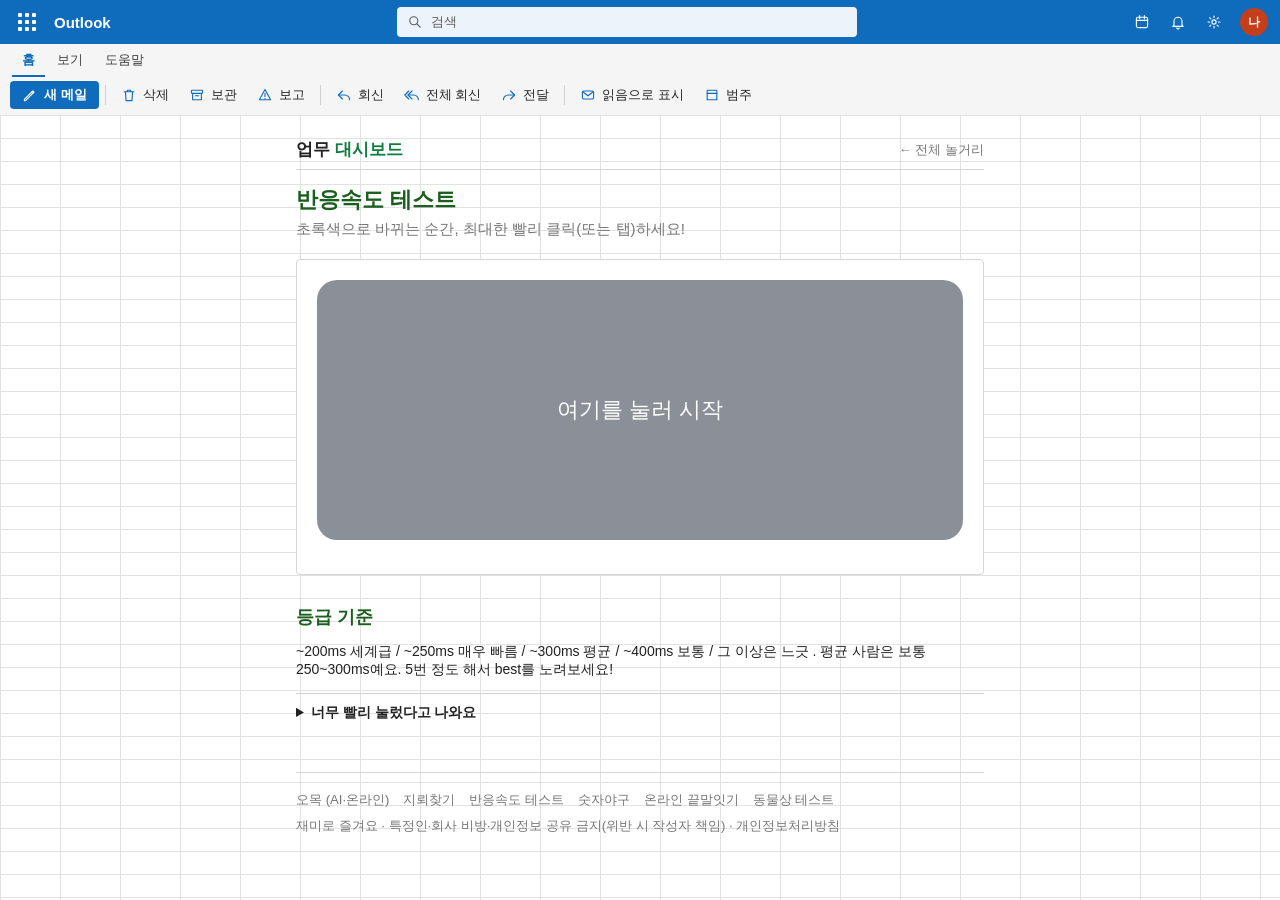
<file: reaction/index.html>
<!doctype html>
<html lang="ko">
<head>
<meta charset="utf-8">
<meta name="viewport" content="width=device-width, initial-scale=1">
<title>통합 문서2 - Excel</title>
<meta name="description" content="초록색으로 바뀌면 최대한 빨리 클릭! 내 반응속도(ms)를 측정하고 등급·점수를 친구와 공유하세요. 무료 미니게임.">
<link rel="canonical" href="https://seam0814.github.io/simsim/reaction/">
<link rel="stylesheet" href="../style.css">
<style>
  #pad{height:260px;border-radius:20px;display:flex;align-items:center;justify-content:center;cursor:pointer;color:#fff;font-family:var(--head);font-size:1.4rem;text-align:center;user-select:none;transition:background .05s}
  .wait{background:#e5484d}.go{background:#1aa86a}.ready{background:#8a8f98}
  .rlog{display:none}
  html.embed #pad{height:120px;border-radius:0;font-family:var(--font);font-size:12px;border:1px solid #c6c6c6}
  html.embed .wait{background:#ffeb9c;color:#9c5700}html.embed .go{background:#c6efce;color:#006100}html.embed .ready{background:#f3f3f3;color:#555}
  html.embed #result{text-align:left !important;margin-top:6px !important;font-size:12px}
  html.embed .rlog{display:table;border-collapse:collapse;margin-top:6px;font-size:12px}
  html.embed .rlog th,html.embed .rlog td{border:1px solid var(--line);padding:2px 10px;height:21px;text-align:right}
  html.embed .rlog th{background:var(--head);color:#666;font-weight:600;text-align:center}
</style>
</head>
<body data-fx="=AVERAGE(C3:C20)">
<div class="wrap">
  <div id="site-header"></div>
  <h1 data-e="응답속도 측정결과">반응속도 테스트</h1>
  <p class="sub" data-e="측정 셀이 녹색(양호)으로 바뀌면 즉시 클릭해 응답시간을 기록합니다.">초록색으로 바뀌는 순간, 최대한 빨리 클릭(또는 탭)하세요!</p>
  <div class="card">
    <div id="pad" class="ready">여기를 눌러 시작</div>
    <div id="result" style="text-align:center;margin-top:14px"></div>
    <button class="btn sec noemb" id="share" style="display:none"> 결과 공유</button>
    <table class="rlog" id="rlog"></table>
  </div>
  <div class="copy">
    <h2>등급 기준</h2>
    <p>~200ms 세계급  / ~250ms 매우 빠름 / ~300ms 평균 / ~400ms 보통 / 그 이상은 느긋 . 평균 사람은 보통 250~300ms예요. 5번 정도 해서 best를 노려보세요!</p>
    <details><summary>너무 빨리 눌렀다고 나와요</summary><p>초록색이 되기 전에 누르면 반칙이에요. 색이 바뀐 걸 보고 눌러야 측정됩니다.</p></details>
  </div>
  <div id="site-footer"></div>
</div>
<script>window.SITE_ROOT="../";</script>
<script src="../common.js"></script>
<script>
(function(){
  var pad=document.getElementById("pad"),res=document.getElementById("result"),shareBtn=document.getElementById("share");
  var E=!!window.EMB,T=E?{arm:"측정 대기 중… 녹색이 되면 클릭",go:"지금 클릭",early:"조기 입력 — 다시 측정하려면 클릭",again:"다시 측정하려면 클릭",start:"클릭하여 측정 시작"}:{arm:"초록색이 되면 클릭!",go:"지금 클릭!",early:"너무 빨라요! 다시 하려면 클릭",again:"다시 하려면 클릭"},n=0,log=document.getElementById("rlog");
  if(E){pad.textContent=T.start;log.innerHTML="<tr><th>회차</th><th>응답(ms)</th><th>판정</th></tr>"}
  var state="ready",t0=0,timeout=null,best=parseInt(store.get("react_best","0"))||0;
  function grade(ms){if(window.EMB)return ms<=200?"매우 우수":ms<=250?"우수":ms<=300?"양호":ms<=400?"보통":"미흡";return ms<=200?"세계급 ":ms<=250?"매우 빠름 ":ms<=300?"평균 이상 ":ms<=400?"보통 ":"느긋 "}
  function showBest(){res.innerHTML+=best?('<div style="color:var(--muted);margin-top:6px">최고 기록: '+best+'ms</div>'):""}
  function arm(){state="wait";pad.className="pad wait";pad.textContent=T.arm;
    timeout=setTimeout(function(){state="go";t0=performance.now();pad.className="pad go";pad.textContent=T.go;},900+Math.random()*2600);}
  pad.addEventListener("click",function(){
    if(state==="ready"){res.innerHTML="";shareBtn.style.display="none";arm();return}
    if(state==="wait"){clearTimeout(timeout);state="ready";pad.className="pad ready";pad.textContent=T.early;return}
    if(state==="go"){var ms=Math.round(performance.now()-t0);state="ready";pad.className="pad ready";pad.textContent=T.again;
      var isBest=!best||ms<best;if(isBest){best=ms;store.set("react_best",best)}
      if(E){n++;var tr=document.createElement("tr");tr.innerHTML="<td>"+n+"</td><td>"+ms+"</td><td>"+grade(ms).trim()+(isBest?" (최고)":"")+"</td>";log.appendChild(tr);res.innerHTML="최근 "+ms+"ms · 최고 "+best+"ms"}
      else{res.innerHTML='<div style="font-size:2.2rem;font-family:var(--head);color:var(--accent)">'+ms+'ms</div><div>'+grade(ms)+(isBest?' · 신기록! ':'')+'</div>';showBest();}
      track("reaction",{ms:ms});shareBtn.style.display="block";shareBtn.onclick=function(){shareCard({emoji:"",title:ms+"ms",lines:[grade(ms),"반응속도 테스트"],share:"내 반응속도 "+ms+"ms ("+grade(ms)+")! 너도 해봐"})};
    }
  });
})();
</script>
</body>
</html>
</file>
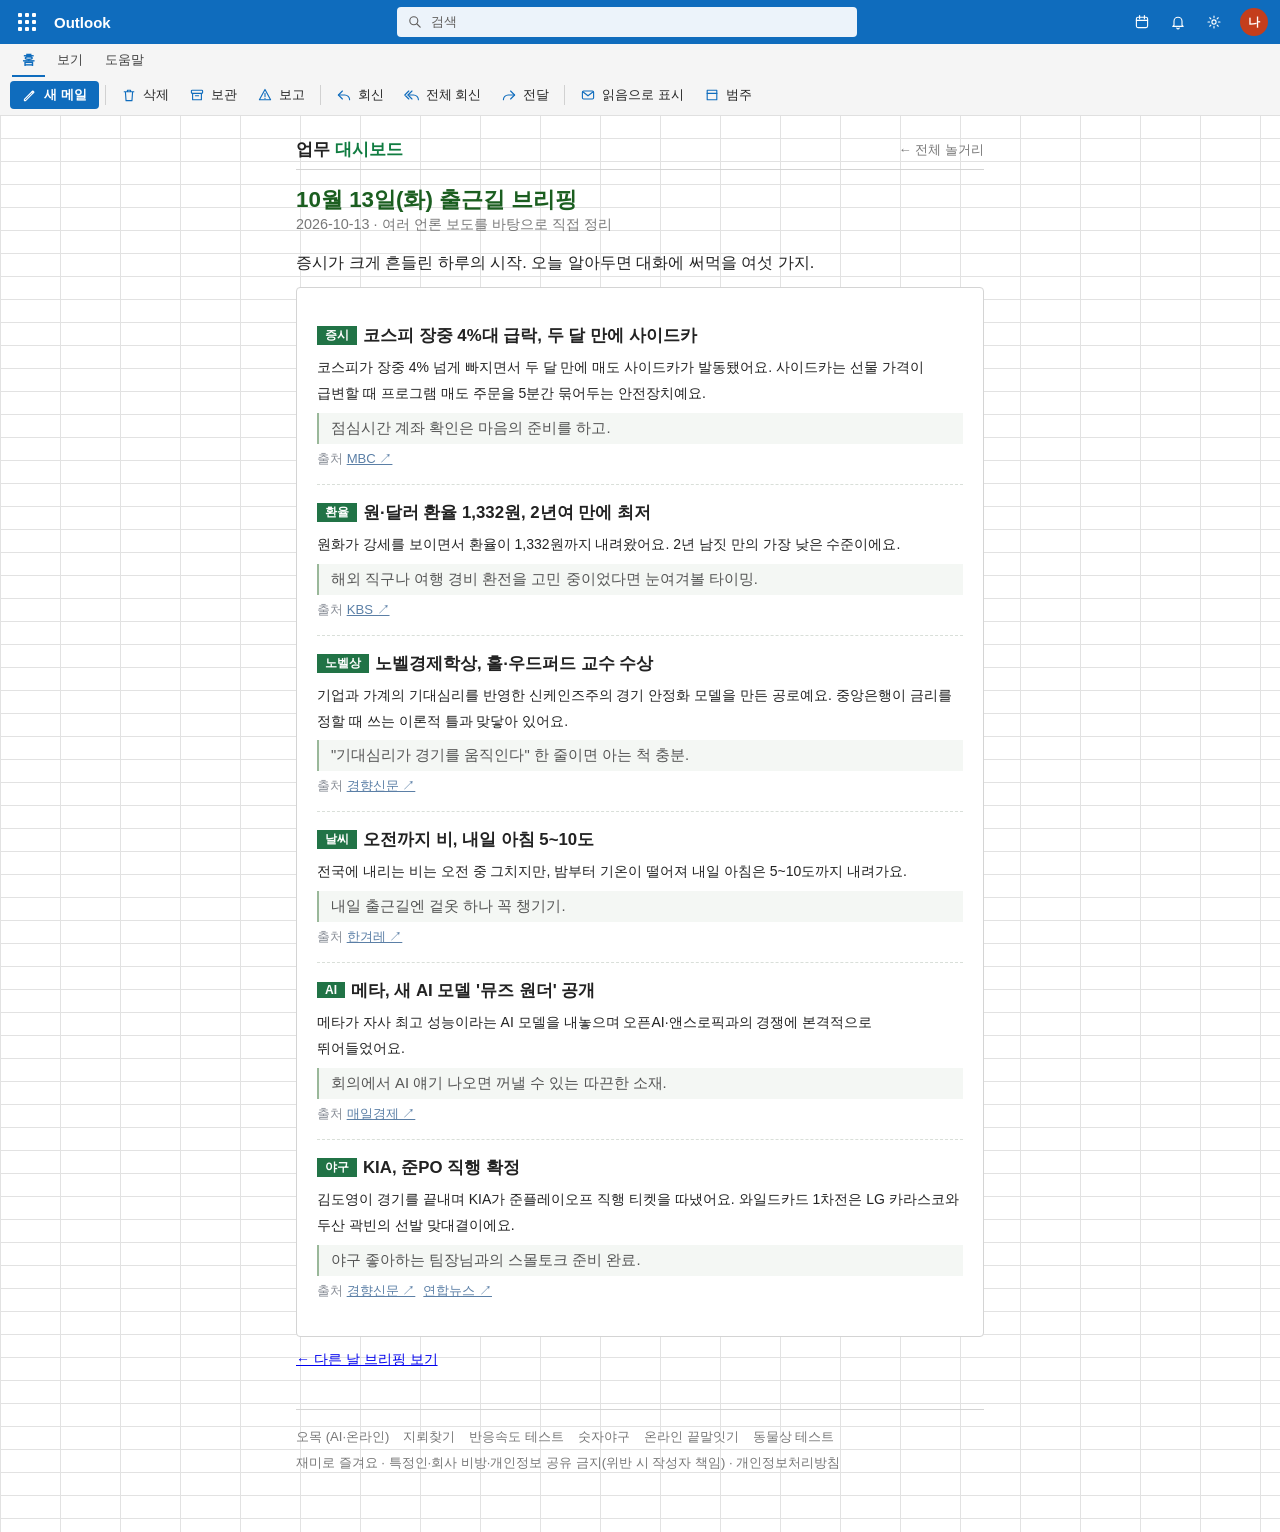
<file: briefing/2026-10-13/index.html>
<!doctype html>
<html lang="ko">
<head>
<meta charset="utf-8">
<meta name="viewport" content="width=device-width, initial-scale=1">
<title>10월 13일(화) 출근길 브리핑</title>
<meta name="description" content="증시가 크게 흔들린 하루의 시작. 오늘 알아두면 대화에 써먹을 여섯 가지. 코스피 장중 4%대 급락, 두 달 만에 사이드카 · 원·달러 환율 1,332원, 2년여 만에 최저 · 노벨경제학상, 홀·우드퍼드 교수 수상 · 오전까지 비, 내일 아침 5~10도 · 메타, 새 ">
<link rel="canonical" href="https://seam0814.github.io/simsim/briefing/2026-10-13/">
<link rel="stylesheet" href="../../style.css">
<style>.bwrap{max-width:720px}.bmeta{color:var(--muted);font-size:.9rem;margin:-4px 0 14px}.blead{font-size:1.02rem;line-height:1.75;margin:0 0 6px}
.bitem{padding:16px 0;border-bottom:1px dashed #d9dfd9}.bitem:last-child{border-bottom:0}
.btag{display:inline-block;font-size:.75rem;font-weight:700;color:#fff;background:#217346;padding:1px 8px;margin-right:6px;vertical-align:2px}
.bitem h2{display:inline;font-size:1.05rem;margin:0}.bt{line-height:1.85;margin:8px 0 6px;word-break:keep-all}
.btip{font-size:.92rem;color:#555;background:#f4f7f4;padding:6px 12px;border-left:2px solid #9ab89a}
.bsrc{font-size:.82rem;color:#8a8f98;margin-top:6px}.bsrc a{color:#5b7fa6;margin-right:8px}
.barch a{display:block;padding:9px 0;border-bottom:1px solid #eee;color:inherit;text-decoration:none}.barch a:hover{color:#217346}</style>
</head>
<body>
<div class="wrap bwrap">
  <div id="site-header"></div>
  <h1>10월 13일(화) 출근길 브리핑</h1>
  <p class="bmeta">2026-10-13 · 여러 언론 보도를 바탕으로 직접 정리</p>
  <p class="blead">증시가 크게 흔들린 하루의 시작. 오늘 알아두면 대화에 써먹을 여섯 가지.</p>
  <div class="card">
    <div class="bitem"><span class="btag">증시</span><h2>코스피 장중 4%대 급락, 두 달 만에 사이드카</h2>
      <p class="bt">코스피가 장중 4% 넘게 빠지면서 두 달 만에 매도 사이드카가 발동됐어요. 사이드카는 선물 가격이 급변할 때 프로그램 매도 주문을 5분간 묶어두는 안전장치예요.</p><div class="btip">점심시간 계좌 확인은 마음의 준비를 하고.</div>
      <div class="bsrc">출처 <a href="https://news.google.com/rss/articles/[base64]?oc=5" target="_blank" rel="noopener nofollow">MBC ↗</a></div></div>
    <div class="bitem"><span class="btag">환율</span><h2>원·달러 환율 1,332원, 2년여 만에 최저</h2>
      <p class="bt">원화가 강세를 보이면서 환율이 1,332원까지 내려왔어요. 2년 남짓 만의 가장 낮은 수준이에요.</p><div class="btip">해외 직구나 여행 경비 환전을 고민 중이었다면 눈여겨볼 타이밍.</div>
      <div class="bsrc">출처 <a href="https://news.google.com/rss/articles/CBMiW0FVX3lxTFBmMXZiUy1BbXlCTFhxQlU2VlZUaXNVbkJibkFSbDVhcGlxckh4OExKRENtT1B6blh3b29YR1I3VmFrcVNUQ1lPdnFWdzRNTVl0QXdoMURpR1dMOTA?oc=5" target="_blank" rel="noopener nofollow">KBS ↗</a></div></div>
    <div class="bitem"><span class="btag">노벨상</span><h2>노벨경제학상, 홀·우드퍼드 교수 수상</h2>
      <p class="bt">기업과 가계의 기대심리를 반영한 신케인즈주의 경기 안정화 모델을 만든 공로예요. 중앙은행이 금리를 정할 때 쓰는 이론적 틀과 맞닿아 있어요.</p><div class="btip">&quot;기대심리가 경기를 움직인다&quot; 한 줄이면 아는 척 충분.</div>
      <div class="bsrc">출처 <a href="https://news.google.com/rss/articles/[base64]?oc=5" target="_blank" rel="noopener nofollow">경향신문 ↗</a></div></div>
    <div class="bitem"><span class="btag">날씨</span><h2>오전까지 비, 내일 아침 5~10도</h2>
      <p class="bt">전국에 내리는 비는 오전 중 그치지만, 밤부터 기온이 떨어져 내일 아침은 5~10도까지 내려가요.</p><div class="btip">내일 출근길엔 겉옷 하나 꼭 챙기기.</div>
      <div class="bsrc">출처 <a href="https://news.google.com/rss/articles/CBMibEFVX3lxTE9KdUNQNTduUjdUQ2JXU1VPelhGMUdFYXFVd0tQOUlEaFg3eVdMSlZBMmFfODlZdEQ3eHE3cFJQUmJVRnNqNWJnQVJfTEVvUk5GcVBMRW1DV2tBZVNuejl6aXdKeWpCYWZacTlTVA?oc=5" target="_blank" rel="noopener nofollow">한겨레 ↗</a></div></div>
    <div class="bitem"><span class="btag">AI</span><h2>메타, 새 AI 모델 '뮤즈 원더' 공개</h2>
      <p class="bt">메타가 자사 최고 성능이라는 AI 모델을 내놓으며 오픈AI·앤스로픽과의 경쟁에 본격적으로 뛰어들었어요.</p><div class="btip">회의에서 AI 얘기 나오면 꺼낼 수 있는 따끈한 소재.</div>
      <div class="bsrc">출처 <a href="https://news.google.com/rss/articles/CBMiTkFVX3lxTE0xbWdBRHpod0hadU9DR2o1aWttTHhkM0FOcC1jZmN2V3JQc1M1Tk1EUmYxUmphR2ZOaXVER2lseG4zNkxFb21XYWtLUmJ0QQ?oc=5" target="_blank" rel="noopener nofollow">매일경제 ↗</a></div></div>
    <div class="bitem"><span class="btag">야구</span><h2>KIA, 준PO 직행 확정</h2>
      <p class="bt">김도영이 경기를 끝내며 KIA가 준플레이오프 직행 티켓을 따냈어요. 와일드카드 1차전은 LG 카라스코와 두산 곽빈의 선발 맞대결이에요.</p><div class="btip">야구 좋아하는 팀장님과의 스몰토크 준비 완료.</div>
      <div class="bsrc">출처 <a href="https://news.google.com/rss/articles/[base64]?oc=5" target="_blank" rel="noopener nofollow">경향신문 ↗</a><a href="https://news.google.com/rss/articles/[base64]?oc=5" target="_blank" rel="noopener nofollow">연합뉴스 ↗</a></div></div>
  </div>
  <p><a href="../">← 다른 날 브리핑 보기</a></p>
  <div id="site-footer"></div>
</div>
<script>window.SITE_ROOT="../../";</script>
<script src="../../common.js"></script>
</body>
</html>
</file>
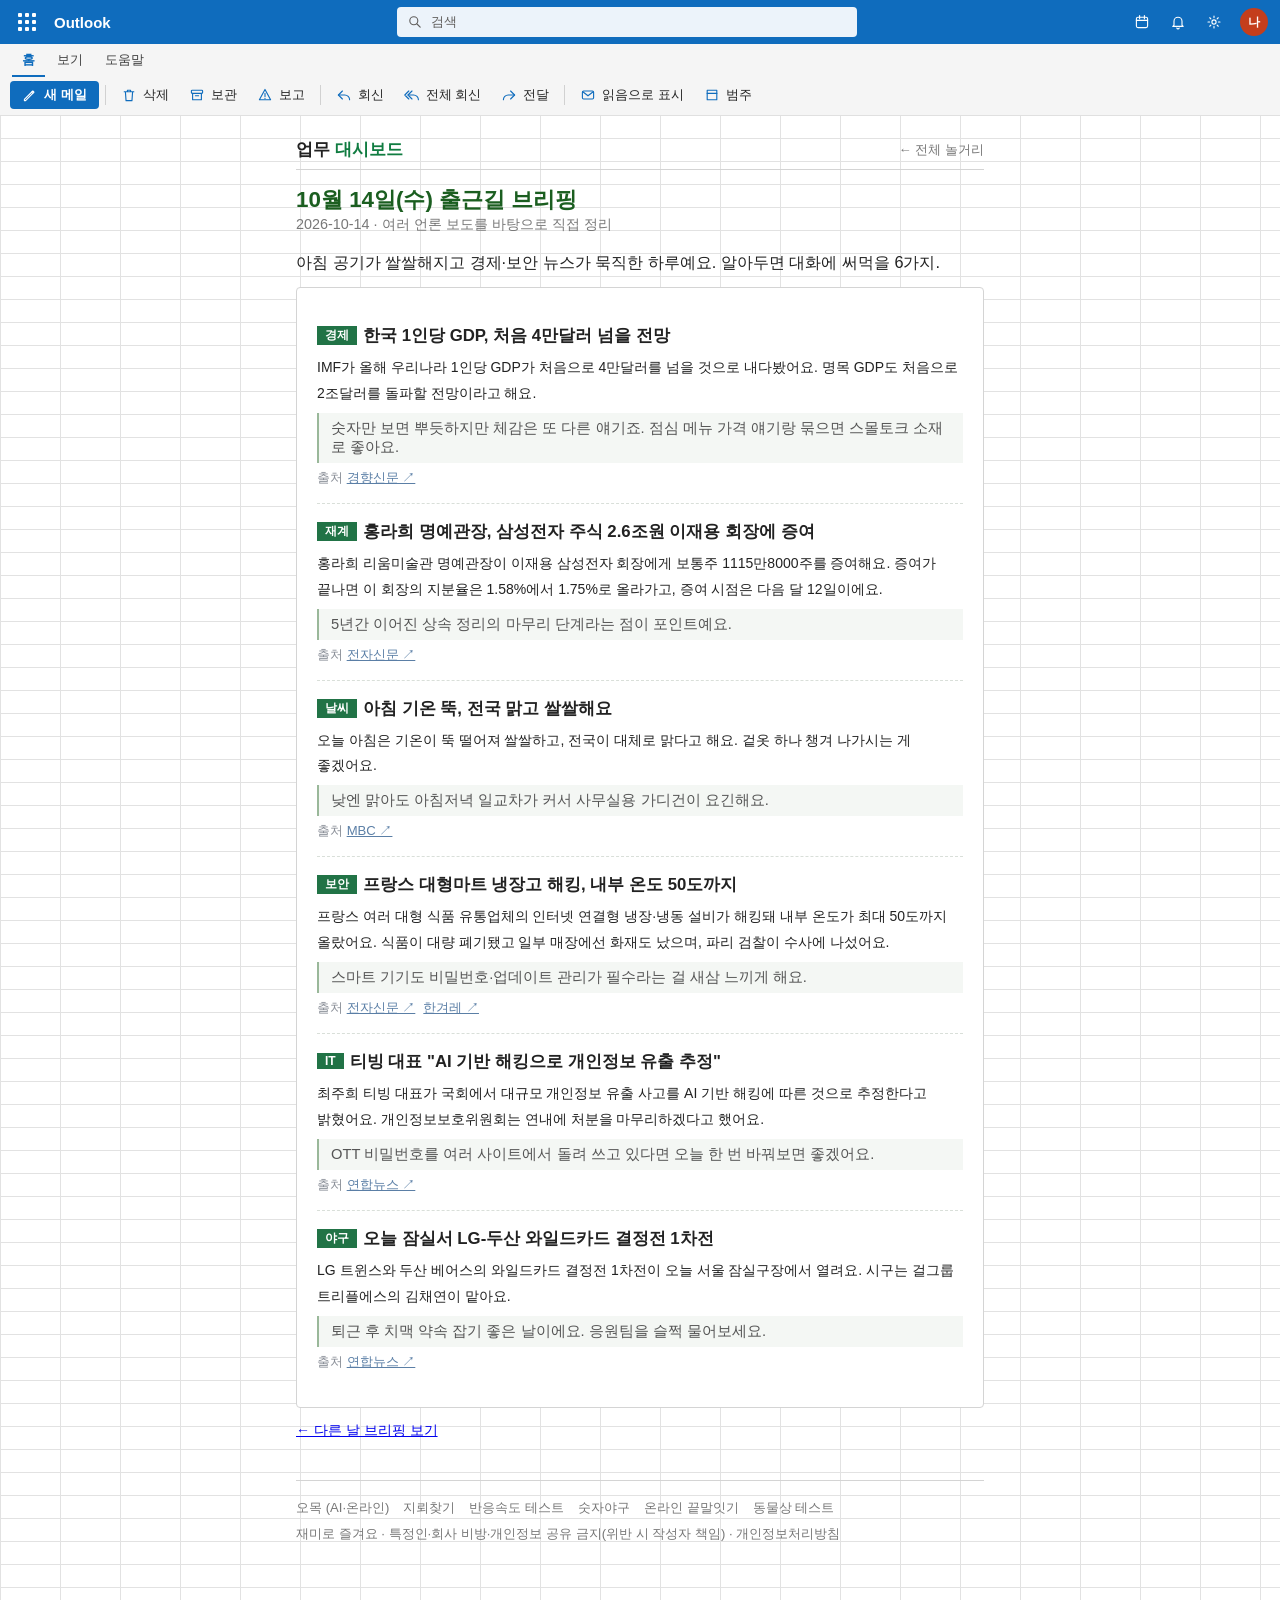
<file: briefing/2026-10-14/index.html>
<!doctype html>
<html lang="ko">
<head>
<meta charset="utf-8">
<meta name="viewport" content="width=device-width, initial-scale=1">
<title>10월 14일(수) 출근길 브리핑</title>
<meta name="description" content="아침 공기가 쌀쌀해지고 경제·보안 뉴스가 묵직한 하루예요. 알아두면 대화에 써먹을 6가지. 한국 1인당 GDP, 처음 4만달러 넘을 전망 · 홍라희 명예관장, 삼성전자 주식 2.6조원 이재용 회장에 증여 · 아침 기온 뚝, 전국 맑고 쌀쌀해요 · 프랑스 대형마트 냉장고">
<link rel="canonical" href="https://seam0814.github.io/simsim/briefing/2026-10-14/">
<link rel="stylesheet" href="../../style.css">
<style>.bwrap{max-width:720px}.bmeta{color:var(--muted);font-size:.9rem;margin:-4px 0 14px}.blead{font-size:1.02rem;line-height:1.75;margin:0 0 6px}
.bitem{padding:16px 0;border-bottom:1px dashed #d9dfd9}.bitem:last-child{border-bottom:0}
.btag{display:inline-block;font-size:.75rem;font-weight:700;color:#fff;background:#217346;padding:1px 8px;margin-right:6px;vertical-align:2px}
.bitem h2{display:inline;font-size:1.05rem;margin:0}.bt{line-height:1.85;margin:8px 0 6px;word-break:keep-all}
.btip{font-size:.92rem;color:#555;background:#f4f7f4;padding:6px 12px;border-left:2px solid #9ab89a}
.bsrc{font-size:.82rem;color:#8a8f98;margin-top:6px}.bsrc a{color:#5b7fa6;margin-right:8px}
.barch a{display:block;padding:9px 0;border-bottom:1px solid #eee;color:inherit;text-decoration:none}.barch a:hover{color:#217346}</style>
</head>
<body>
<div class="wrap bwrap">
  <div id="site-header"></div>
  <h1>10월 14일(수) 출근길 브리핑</h1>
  <p class="bmeta">2026-10-14 · 여러 언론 보도를 바탕으로 직접 정리</p>
  <p class="blead">아침 공기가 쌀쌀해지고 경제·보안 뉴스가 묵직한 하루예요. 알아두면 대화에 써먹을 6가지.</p>
  <div class="card">
    <div class="bitem"><span class="btag">경제</span><h2>한국 1인당 GDP, 처음 4만달러 넘을 전망</h2>
      <p class="bt">IMF가 올해 우리나라 1인당 GDP가 처음으로 4만달러를 넘을 것으로 내다봤어요. 명목 GDP도 처음으로 2조달러를 돌파할 전망이라고 해요.</p><div class="btip">숫자만 보면 뿌듯하지만 체감은 또 다른 얘기죠. 점심 메뉴 가격 얘기랑 묶으면 스몰토크 소재로 좋아요.</div>
      <div class="bsrc">출처 <a href="https://news.google.com/rss/articles/[base64]?oc=5" target="_blank" rel="noopener nofollow">경향신문 ↗</a></div></div>
    <div class="bitem"><span class="btag">재계</span><h2>홍라희 명예관장, 삼성전자 주식 2.6조원 이재용 회장에 증여</h2>
      <p class="bt">홍라희 리움미술관 명예관장이 이재용 삼성전자 회장에게 보통주 1115만8000주를 증여해요. 증여가 끝나면 이 회장의 지분율은 1.58%에서 1.75%로 올라가고, 증여 시점은 다음 달 12일이에요.</p><div class="btip">5년간 이어진 상속 정리의 마무리 단계라는 점이 포인트예요.</div>
      <div class="bsrc">출처 <a href="https://www.etnews.com/20261013000433" target="_blank" rel="noopener nofollow">전자신문 ↗</a></div></div>
    <div class="bitem"><span class="btag">날씨</span><h2>아침 기온 뚝, 전국 맑고 쌀쌀해요</h2>
      <p class="bt">오늘 아침은 기온이 뚝 떨어져 쌀쌀하고, 전국이 대체로 맑다고 해요. 겉옷 하나 챙겨 나가시는 게 좋겠어요.</p><div class="btip">낮엔 맑아도 아침저녁 일교차가 커서 사무실용 가디건이 요긴해요.</div>
      <div class="bsrc">출처 <a href="https://news.google.com/rss/articles/[base64]?oc=5" target="_blank" rel="noopener nofollow">MBC ↗</a></div></div>
    <div class="bitem"><span class="btag">보안</span><h2>프랑스 대형마트 냉장고 해킹, 내부 온도 50도까지</h2>
      <p class="bt">프랑스 여러 대형 식품 유통업체의 인터넷 연결형 냉장·냉동 설비가 해킹돼 내부 온도가 최대 50도까지 올랐어요. 식품이 대량 폐기됐고 일부 매장에선 화재도 났으며, 파리 검찰이 수사에 나섰어요.</p><div class="btip">스마트 기기도 비밀번호·업데이트 관리가 필수라는 걸 새삼 느끼게 해요.</div>
      <div class="bsrc">출처 <a href="https://www.etnews.com/20261013000374" target="_blank" rel="noopener nofollow">전자신문 ↗</a><a href="https://news.google.com/rss/articles/CBMiggFBVV95cUxQUklKdUM0aGlIMktIODYwOTZOMHBGTm9PVEpMU2txZlpmQVgzSEh5dnIzbGNqRHFTeXFmQUNGVkNRVEhZOFFLUi1Gek9LN3Bwa1BmaXBKU3BVd1lhTzRuaHF3aVNTTEdOOGxUVlBFaXNTMDVkcURFMVdPLTNZckhxdHFR?oc=5" target="_blank" rel="noopener nofollow">한겨레 ↗</a></div></div>
    <div class="bitem"><span class="btag">IT</span><h2>티빙 대표 &quot;AI 기반 해킹으로 개인정보 유출 추정&quot;</h2>
      <p class="bt">최주희 티빙 대표가 국회에서 대규모 개인정보 유출 사고를 AI 기반 해킹에 따른 것으로 추정한다고 밝혔어요. 개인정보보호위원회는 연내에 처분을 마무리하겠다고 했어요.</p><div class="btip">OTT 비밀번호를 여러 사이트에서 돌려 쓰고 있다면 오늘 한 번 바꿔보면 좋겠어요.</div>
      <div class="bsrc">출처 <a href="https://www.yna.co.kr/view/AKR20261013173300530" target="_blank" rel="noopener nofollow">연합뉴스 ↗</a></div></div>
    <div class="bitem"><span class="btag">야구</span><h2>오늘 잠실서 LG-두산 와일드카드 결정전 1차전</h2>
      <p class="bt">LG 트윈스와 두산 베어스의 와일드카드 결정전 1차전이 오늘 서울 잠실구장에서 열려요. 시구는 걸그룹 트리플에스의 김채연이 맡아요.</p><div class="btip">퇴근 후 치맥 약속 잡기 좋은 날이에요. 응원팀을 슬쩍 물어보세요.</div>
      <div class="bsrc">출처 <a href="https://news.google.com/rss/articles/CBMiakFVX3lxTE1wcXR5MjNDaDd5THdyLVoxZVF1bGJLVWxGNUZ2MkZxTHp0MHlGN2NQZkNUenEtb3dJRjh3WGdIS3YwMVktVWxoRzVNT2hXOFJkbUt3NEEzZ2tnRWY2VkRlMjBMcWVIc2FuM2c?oc=5" target="_blank" rel="noopener nofollow">연합뉴스 ↗</a></div></div>
  </div>
  <p><a href="../">← 다른 날 브리핑 보기</a></p>
  <div id="site-footer"></div>
</div>
<script>window.SITE_ROOT="../../";</script>
<script src="../../common.js"></script>
</body>
</html>
</file>
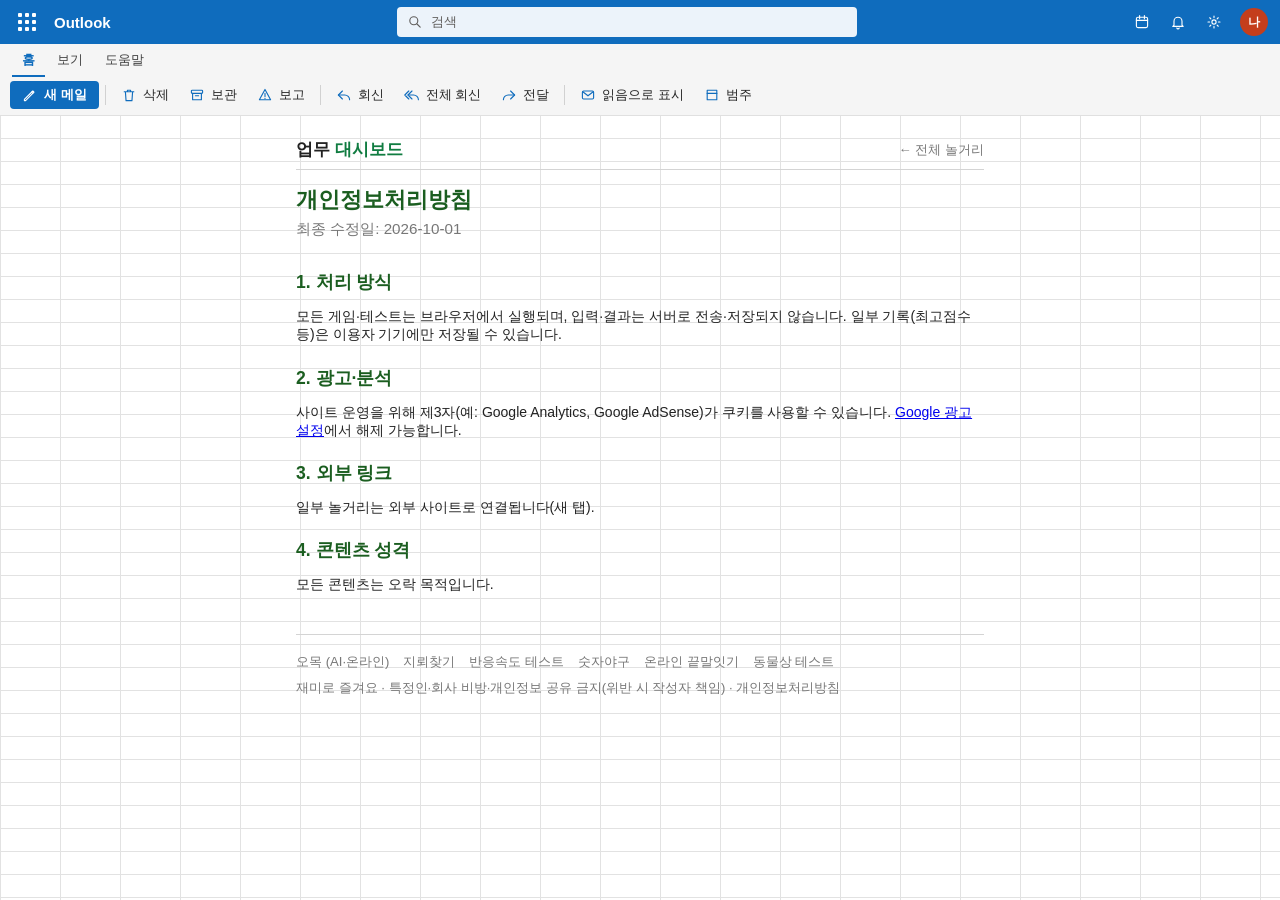
<file: privacy.html>
<!doctype html>
<html lang="ko"><head><meta charset="utf-8"><meta name="viewport" content="width=device-width, initial-scale=1">
<title>통합 문서 - Excel</title><meta name="description" content="심심풀이 개인정보처리방침. 결과는 브라우저에서만 처리됩니다.">
<link rel="stylesheet" href="style.css"></head>
<body><div class="wrap"><div id="site-header"></div>
<h1>개인정보처리방침</h1><p class="sub">최종 수정일: 2026-10-01</p>
<div class="copy">
<h2>1. 처리 방식</h2><p>모든 게임·테스트는 브라우저에서 실행되며, 입력·결과는 서버로 전송·저장되지 않습니다. 일부 기록(최고점수 등)은 이용자 기기에만 저장될 수 있습니다.</p>
<h2>2. 광고·분석</h2><p>사이트 운영을 위해 제3자(예: Google Analytics, Google AdSense)가 쿠키를 사용할 수 있습니다. <a href="https://www.google.com/settings/ads" target="_blank" rel="noopener">Google 광고 설정</a>에서 해제 가능합니다.</p>
<h2>3. 외부 링크</h2><p>일부 놀거리는 외부 사이트로 연결됩니다(새 탭).</p>
<h2>4. 콘텐츠 성격</h2><p>모든 콘텐츠는 오락 목적입니다.</p>
</div><div id="site-footer"></div></div>
<script>window.SITE_ROOT="./";</script><script src="common.js"></script></body></html>
</file>
<file: style.css>
:root{--line:#d4d4d4;--head:#f3f3f3;--bar:#217346;--sel:#107c41;--accent:#217346;--muted:#777;--card:#fff;--fg:#222;--bg:#e9e9e9;
  --font:"Calibri","맑은 고딕","Malgun Gothic",sans-serif}
*{box-sizing:border-box}
body{margin:0;color:var(--fg);font-family:var(--font);font-size:14px;background:#fff;background-image:linear-gradient(#e2e2e2 1px,transparent 1px),linear-gradient(90deg,#e2e2e2 1px,transparent 1px);background-size:60px 23px}
/* 엑셀 크롬 (common.js가 주입) */
.xlchrome .xltitle{background:var(--bar);color:#fff;padding:6px 12px;font-size:13px}
.xlchrome .xlribbon{background:var(--head);border-bottom:1px solid var(--line);padding:6px 12px;color:#555;overflow-x:auto;white-space:nowrap}
.xlchrome .xlribbon b{color:#333}
.xlformbar{display:flex;gap:8px;align-items:center;background:#fff;border-bottom:1px solid var(--line);padding:4px 10px;color:#555;font-size:12px}
.xlformbar .nb{border:1px solid var(--line);padding:1px 8px}
#bossv{position:fixed;inset:0;background:#fff;z-index:9999;display:none;overflow:auto}
#bossv.show{display:block}
#bossv table{border-collapse:collapse;margin:10px}
#bossv td,#bossv th{border:1px solid var(--line);height:26px;padding:3px 10px;font-size:13px}
#bossv th{background:var(--head);color:#666}
.bosshint{color:#aaa;font-size:11px;padding:4px 14px}
/* 본문 */
.wrap{max-width:720px;margin:0 auto;padding:14px 16px 60px;min-height:70vh}
.sitehead{display:flex;align-items:center;justify-content:space-between;padding:8px 0;border-bottom:1px solid var(--line);margin-bottom:14px}
.brand{font-weight:700;text-decoration:none;color:var(--fg);font-size:1.05rem}.brand span{color:var(--sel)}
.sitehead .home{font-size:.82rem;color:var(--muted);text-decoration:none}
h1{font-size:1.4rem;margin:.2em 0;color:#1b5e20}
p.sub{color:var(--muted);margin:.2em 0 1.2em;font-size:.95rem}
.cat{font-weight:700;color:var(--sel);margin:22px 0 8px;font-size:.95rem;border-left:3px solid var(--sel);padding-left:8px}
.grid{display:grid;grid-template-columns:repeat(auto-fill,minmax(150px,1fr));gap:1px;background:var(--line);border:1px solid var(--line)}
.gcard{position:relative;display:block;text-decoration:none;color:var(--fg);background:var(--card);padding:18px 14px;text-align:center;transition:background .1s}
.gcard:hover{background:#eafaf0}
.gcard .ic{font-size:1.9rem}
.gcard b{display:block;margin:7px 0 3px;color:#1b5e20}
.gcard small{color:var(--muted)}
.gcard .ext{position:absolute;top:8px;right:10px;font-size:.7rem;color:#aaa}
.pop{position:absolute;top:8px;left:10px;background:var(--sel);color:#fff;font-size:.62rem;font-weight:700;padding:2px 7px;border-radius:3px}
.card{background:var(--card);border:1px solid var(--line);border-radius:4px;padding:20px;margin-top:10px}
.btn{display:block;width:100%;text-align:center;border:none;cursor:pointer;text-decoration:none;padding:13px;border-radius:5px;font-size:1rem;font-weight:700;color:#fff;background:var(--sel);margin-top:12px}
.btn.sec{background:#f3f3f3;color:var(--sel);border:1px solid var(--line)}
.copy{margin-top:30px}.copy h2{font-size:1.1rem;margin:1.2em 0 .4em;color:#1b5e20}
details{border-top:1px solid var(--line);padding:10px 0}details summary{cursor:pointer;font-weight:600}
details p{color:var(--muted);margin:.5em 0 0}
.disc{font-size:.78rem;color:var(--muted);text-align:center;margin-top:14px}
.sitefoot{margin-top:40px;padding-top:18px;border-top:1px solid var(--line);font-size:.82rem;color:var(--muted)}
.sitefoot .fnav{display:flex;flex-wrap:wrap;gap:8px 14px;margin-bottom:8px}
.sitefoot a{color:var(--muted);text-decoration:none}.sitefoot a:hover{color:var(--sel)}
.chatbox{max-height:240px;overflow-y:auto;background:#fff;border:1px solid var(--line);border-radius:4px;padding:8px 12px;margin-top:6px}
.cmsg{padding:4px 0;font-size:.92rem;border-bottom:1px solid #f0f0f0}
.cmsg:last-child{border-bottom:none}
.cmsg b{color:var(--sel);margin-right:6px;font-size:.85rem}
.chatform{display:flex;gap:6px;margin-top:8px}
.chatform input{flex:1;min-width:0;padding:10px;border:1px solid var(--line);border-radius:5px}
.chatform input#cnick{flex:0 0 88px}
.chatform .btn{width:auto;margin:0;padding:10px 14px}
/* ===== 보스화면 전문 엑셀 시트 ===== */
#bossv .bosssheet{overflow:auto;max-height:calc(100vh - 118px);padding:0 2px}
#bossv .xlsheet{border-collapse:collapse;font-size:12px;font-family:var(--font);margin:0}
#bossv .xlsheet th,#bossv .xlsheet td{border:1px solid #d4d4d4;height:20px;padding:1px 7px;white-space:nowrap;font-size:12px}
#bossv .xlsheet .colh{background:#f3f3f3;color:#8a8a8a;text-align:center;font-weight:600;min-width:60px}
#bossv .xlsheet .rowh{background:#f3f3f3;color:#8a8a8a;text-align:center;width:30px;font-weight:600}
#bossv .xlsheet .corner{background:#e6e6e6;width:30px}
#bossv .xlsheet td{background:#fff;color:#222}
#bossv .xlsheet td.lb{text-align:left;font-weight:600;color:#333;background:#fafafa}
#bossv .xlsheet td.n{text-align:right;font-variant-numeric:tabular-nums}
#bossv .xlsheet td.hh{background:#217346;color:#fff;font-weight:700;text-align:center}
#bossv .xlsheet td.sub{background:#e8f3ec;font-weight:700}
#bossv .xlsheet td.tot{background:#f0f6f0;font-weight:700;border-top:2px solid #999}
#bossv .xlsheet td.pos{color:#1b7a2f}
#bossv .xlsheet td.neg{color:#c0392b}
#bossv #bosssel option{color:#222}

.ctime{float:right;color:#aaa;font-size:.72rem;margin-left:8px}

/* 보스화면 이메일(Outlook) 템플릿 */
#bossv .olwrap{display:flex;height:calc(100vh - 110px)}
#bossv .olfold{flex:0 0 170px;background:#faf9f8;border-right:1px solid #e1dfdd;padding:8px 0;font-size:13px;overflow:auto}
#bossv .olf{padding:6px 14px;color:#444;white-space:nowrap}
#bossv .olf.on{background:#eaf2fb;color:#0f6cbd;font-weight:700;border-left:3px solid #0f6cbd;padding-left:11px}
#bossv .olmain{flex:1;overflow:auto;background:#fff}
#bossv .oltbl{width:100%;border-collapse:collapse;font-size:13px}
#bossv .oltbl th{background:#f3f2f1;color:#666;font-weight:600;text-align:left;padding:6px 10px;border-bottom:1px solid #e1dfdd;position:sticky;top:0}
#bossv .oltbl td{padding:8px 10px;border-bottom:1px solid #f0f0f0}
#bossv .oltbl td.st{color:#0f6cbd;width:18px;text-align:center}
#bossv .oltbl td.fr{width:100px;color:#222}
#bossv .oltbl td.sj{color:#333}
#bossv .oltbl td.dt{width:74px;color:#999;font-size:12px;text-align:right}
#bossv .oltbl tr.unread td.fr,#bossv .oltbl tr.unread td.sj{font-weight:700;color:#000}
#bossv .oltbl tr:hover td{background:#f5faff}

/* ===== 대시보드 안(iframe) 업무 문서 모드 ===== */
html.embed body{font-size:12px}
html.embed .wrap{max-width:none !important;padding:0 10px 16px;min-height:0;margin:0}
html.embed #site-header,html.embed #site-footer,html.embed .copy,html.embed .disc,html.embed .hint,html.embed .noemb{display:none !important}
html.embed .ebar{display:flex;gap:8px;align-items:center;margin:0 -10px;padding:3px 10px;background:#fff;border-bottom:1px solid var(--line);font-size:11px;color:#555}
html.embed .ebar .nb{border:1px solid var(--line);padding:0 8px;color:#444;min-width:44px}
html.embed .ebar .fxl{color:#999;font-style:italic}
html.embed h1{font-size:13px !important;margin:0 -10px !important;padding:6px 10px;background:#eef6ef;color:#1b5e20 !important;border-bottom:1px solid var(--line);font-weight:700}
html.embed p.sub{font-size:11px !important;margin:0 -10px 8px !important;padding:4px 10px;color:#666;border-bottom:1px solid var(--line);background:#fafafa}
html.embed .card{border-radius:0;margin-top:6px;padding:10px}
html.embed .btn{display:inline-block;width:auto;padding:4px 14px;font-size:12px;border-radius:2px;margin:8px 6px 0 0;font-weight:600}
html.embed input{font-size:12px !important}

/* ===== Outlook 앱 크롬 (메일 스킨) ===== */
.olchrome{font-family:"Segoe UI","맑은 고딕","Malgun Gothic",sans-serif;user-select:none}
.olapp{height:44px;background:#0f6cbd;color:#fff;display:flex;align-items:center;gap:12px;padding:0 12px}
.olwaf{display:grid;grid-template-columns:repeat(3,4px);gap:3px;padding:6px;border-radius:4px;cursor:pointer}
.olwaf i{width:4px;height:4px;background:#fff;border-radius:1px;display:block}
.olwaf:hover,.olright>span:hover{background:rgba(255,255,255,.15)}
.olname{color:#fff;text-decoration:none;font-weight:600;font-size:15px;margin-right:18px}
.olsearch{flex:0 1 460px;height:30px;margin:0 auto;background:rgba(255,255,255,.92);border-radius:4px;display:flex;align-items:center;gap:8px;padding:0 10px;color:#605e5c;font-size:13px}
.olright{display:flex;align-items:center;gap:4px}
.olright>span{width:32px;height:32px;display:flex;align-items:center;justify-content:center;border-radius:4px;cursor:pointer}
.olright .olme{width:28px;height:28px;border-radius:50%;background:#c43e1c;font-size:12px;font-weight:600;margin-left:6px}
.oltabs{display:flex;gap:2px;padding:0 12px;background:#f5f5f5;font-size:13px;color:#424242}
.oltabs span{padding:7px 10px 6px;cursor:pointer;border-bottom:2px solid transparent}
.oltabs span.on{color:#0f6cbd;font-weight:600;border-bottom-color:#0f6cbd}
.olcmd{display:flex;align-items:center;gap:2px;padding:4px 10px 6px;background:#f5f5f5;border-bottom:1px solid #e0e0e0;font-size:13px;color:#242424;overflow-x:auto;white-space:nowrap}
.olcmd>span{display:inline-flex;align-items:center;gap:6px;padding:5px 9px;border-radius:4px;cursor:pointer}
.olcmd>span svg{color:#0f6cbd}
.olcmd>span:hover{background:#e6e6e6}
.olcmd .olnew{background:#0f6cbd;color:#fff;font-weight:600;padding:5px 12px}
.olcmd .olnew svg{color:#fff}.olcmd .olnew:hover{background:#115ea3}
.olsep{width:1px;height:20px;background:#d1d1d1;margin:0 4px;display:inline-block}
@media(max-width:860px){.olsearch span,.oltabs,.olhide{display:none}.olname{margin-right:0}}
</file>
